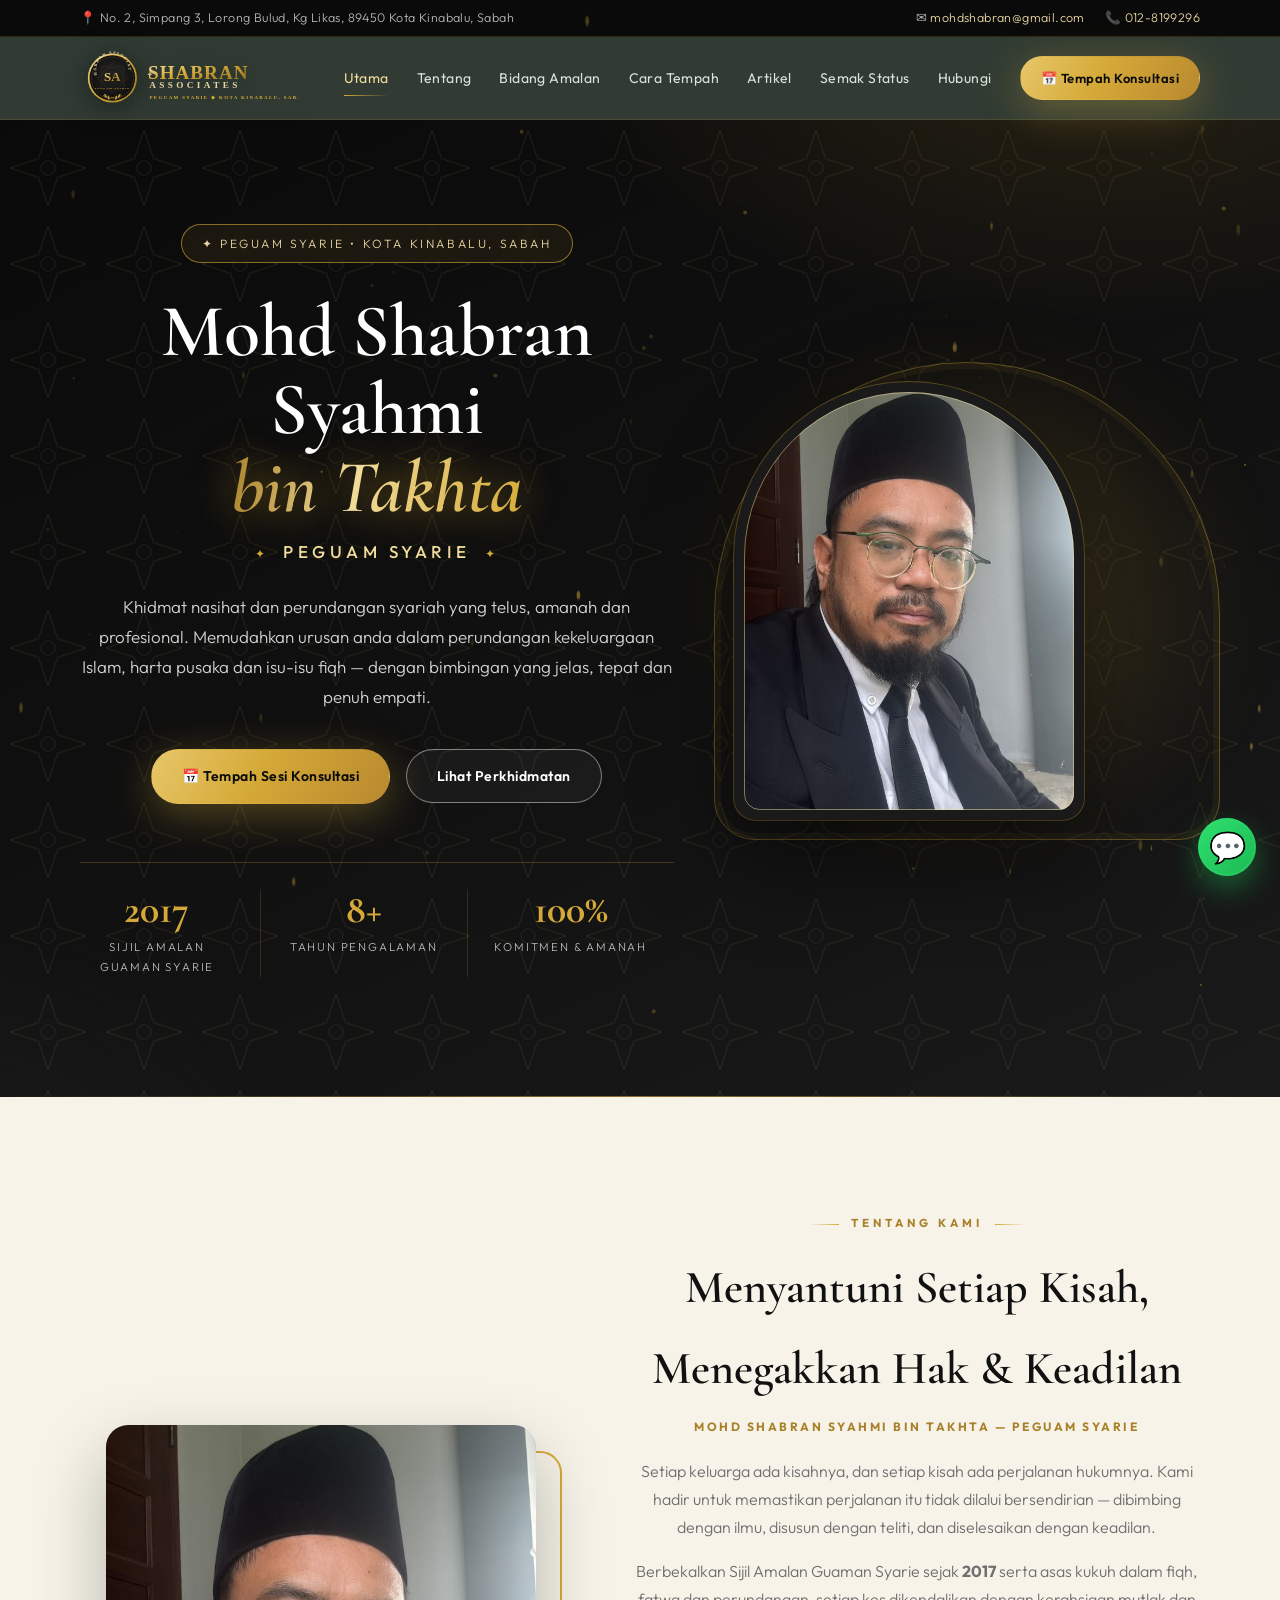
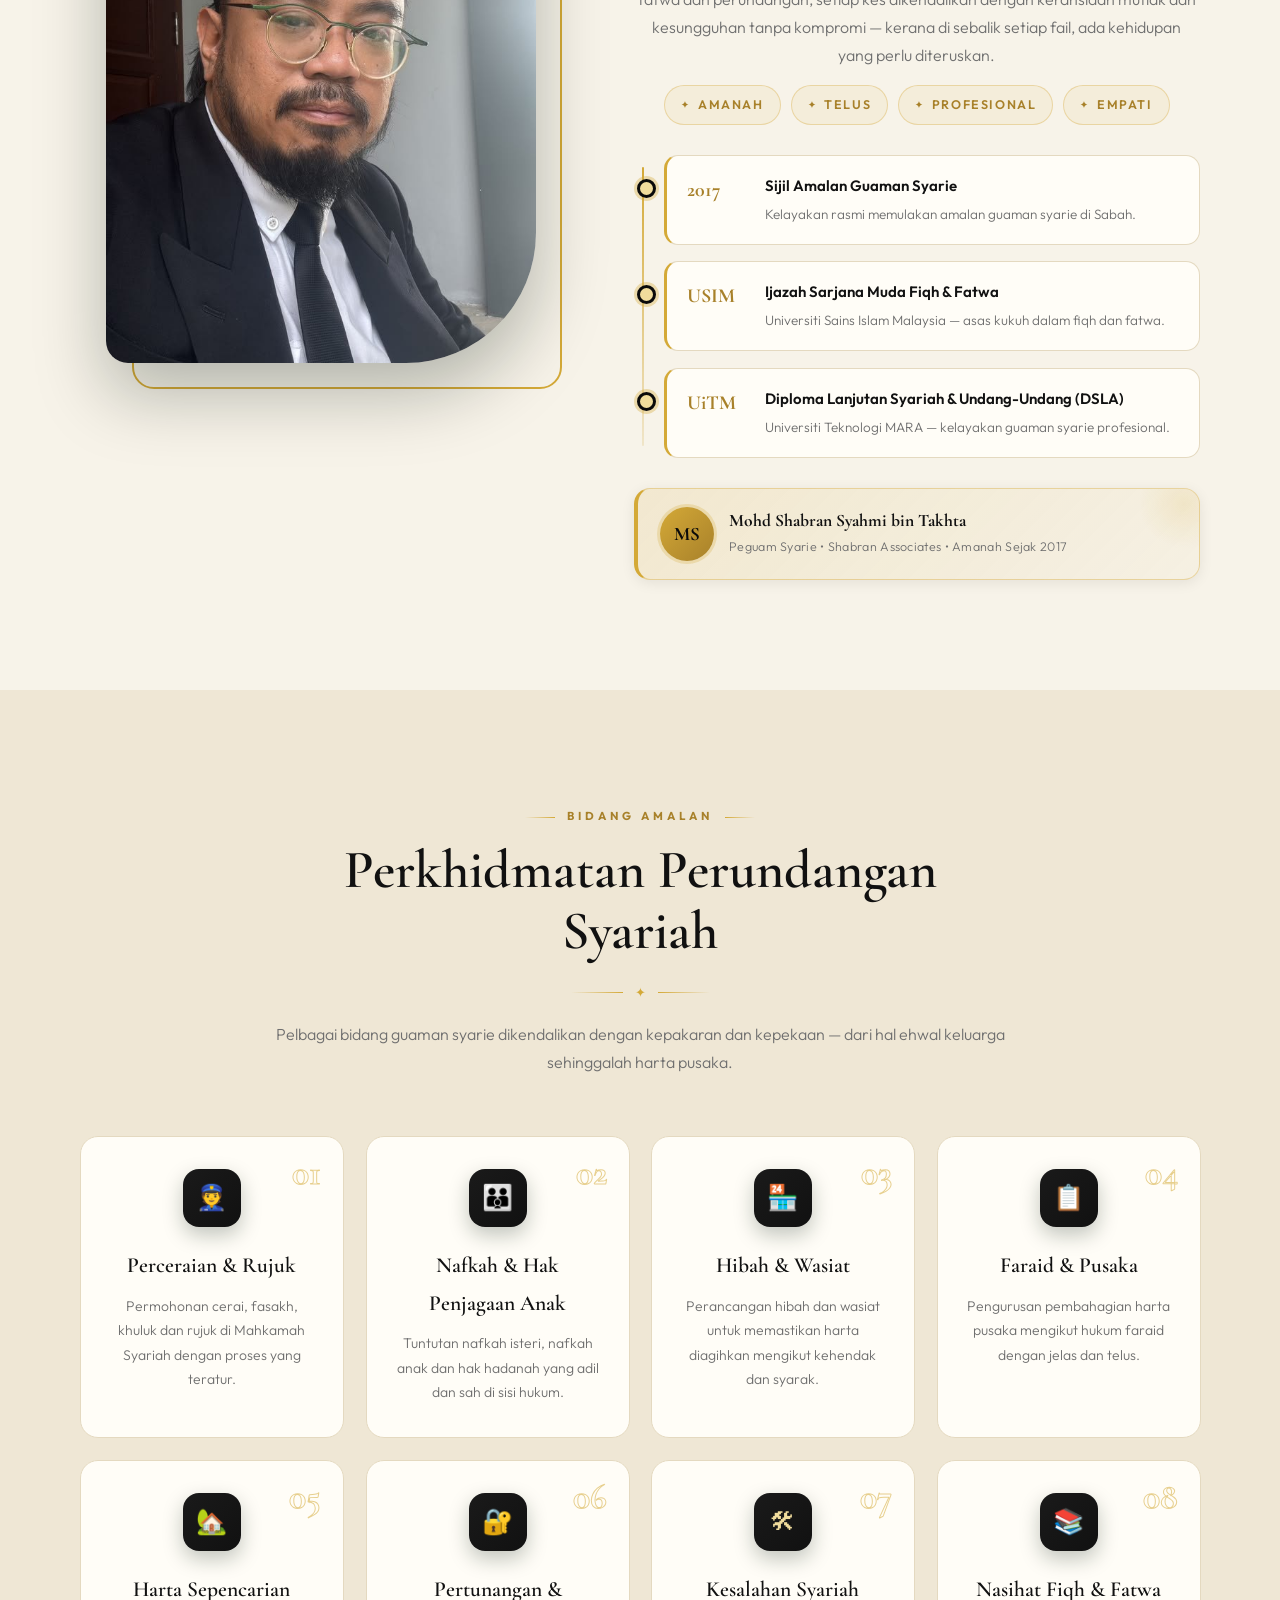
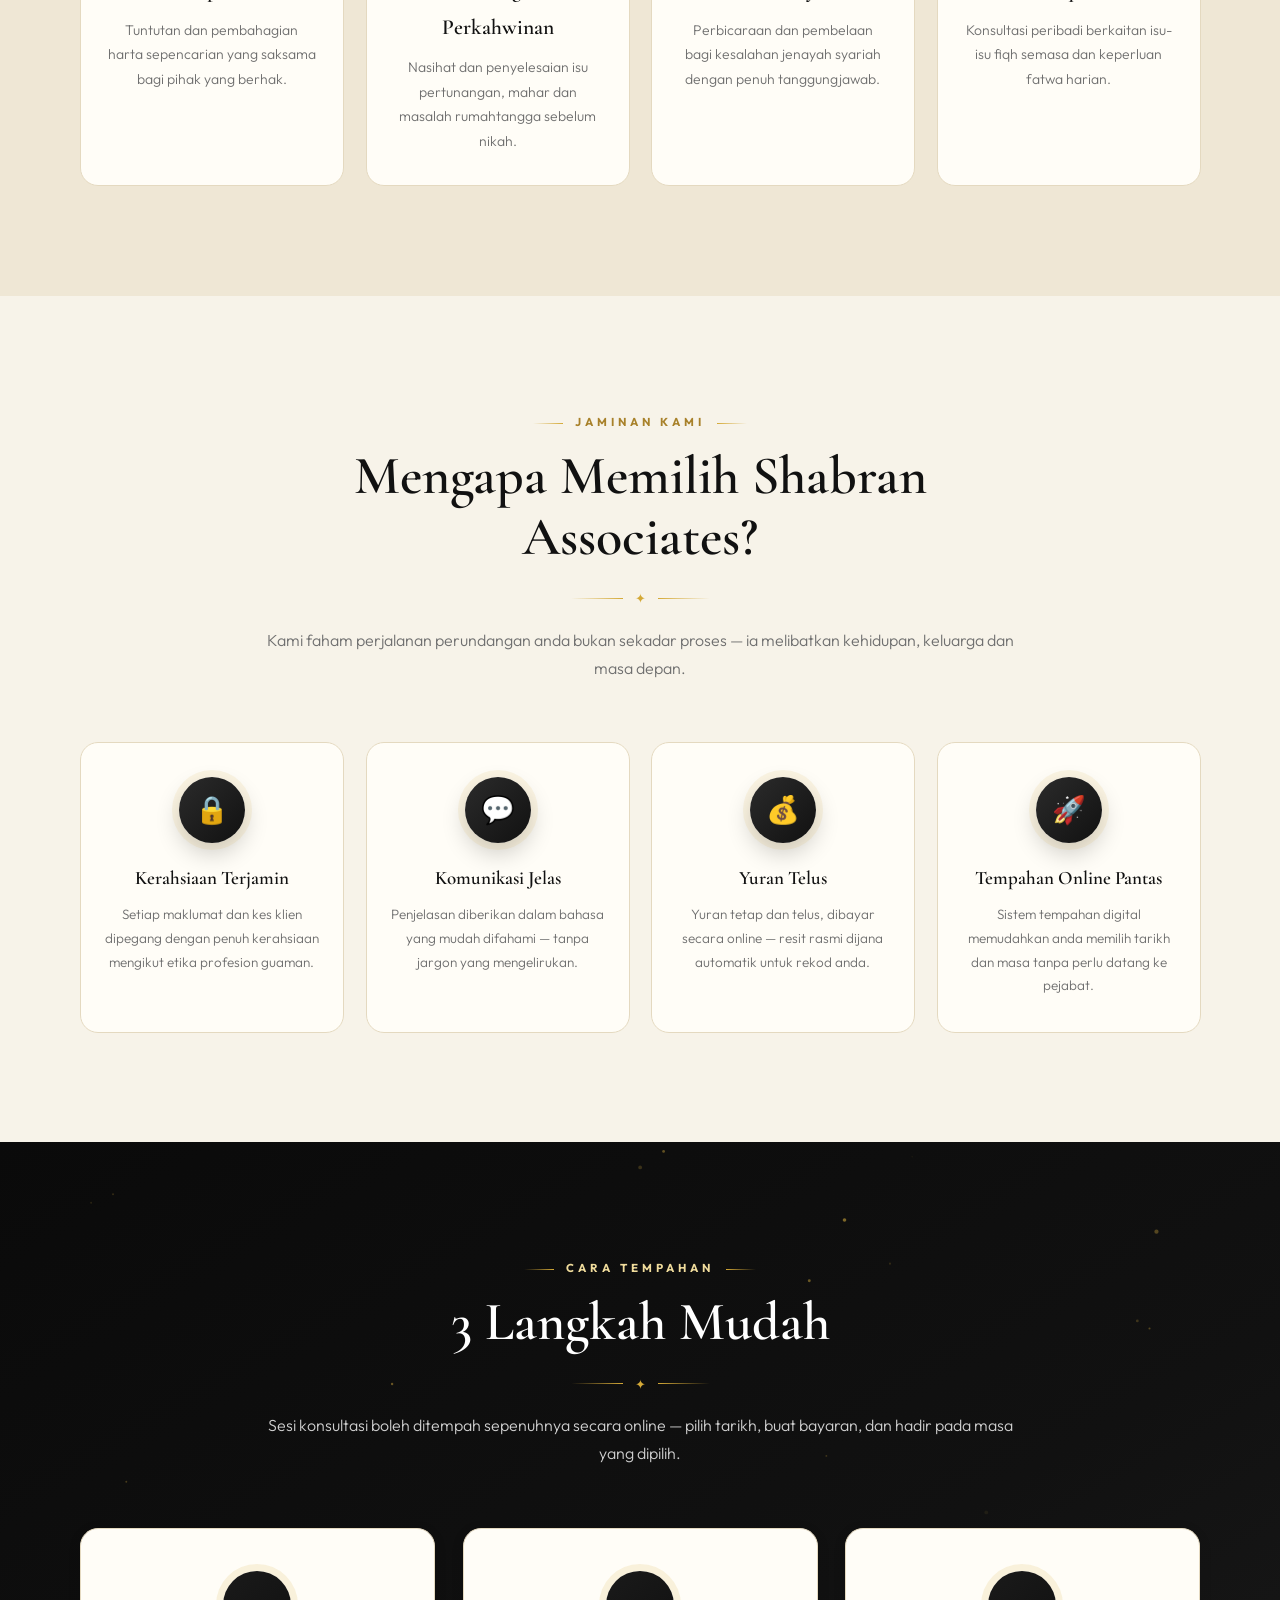
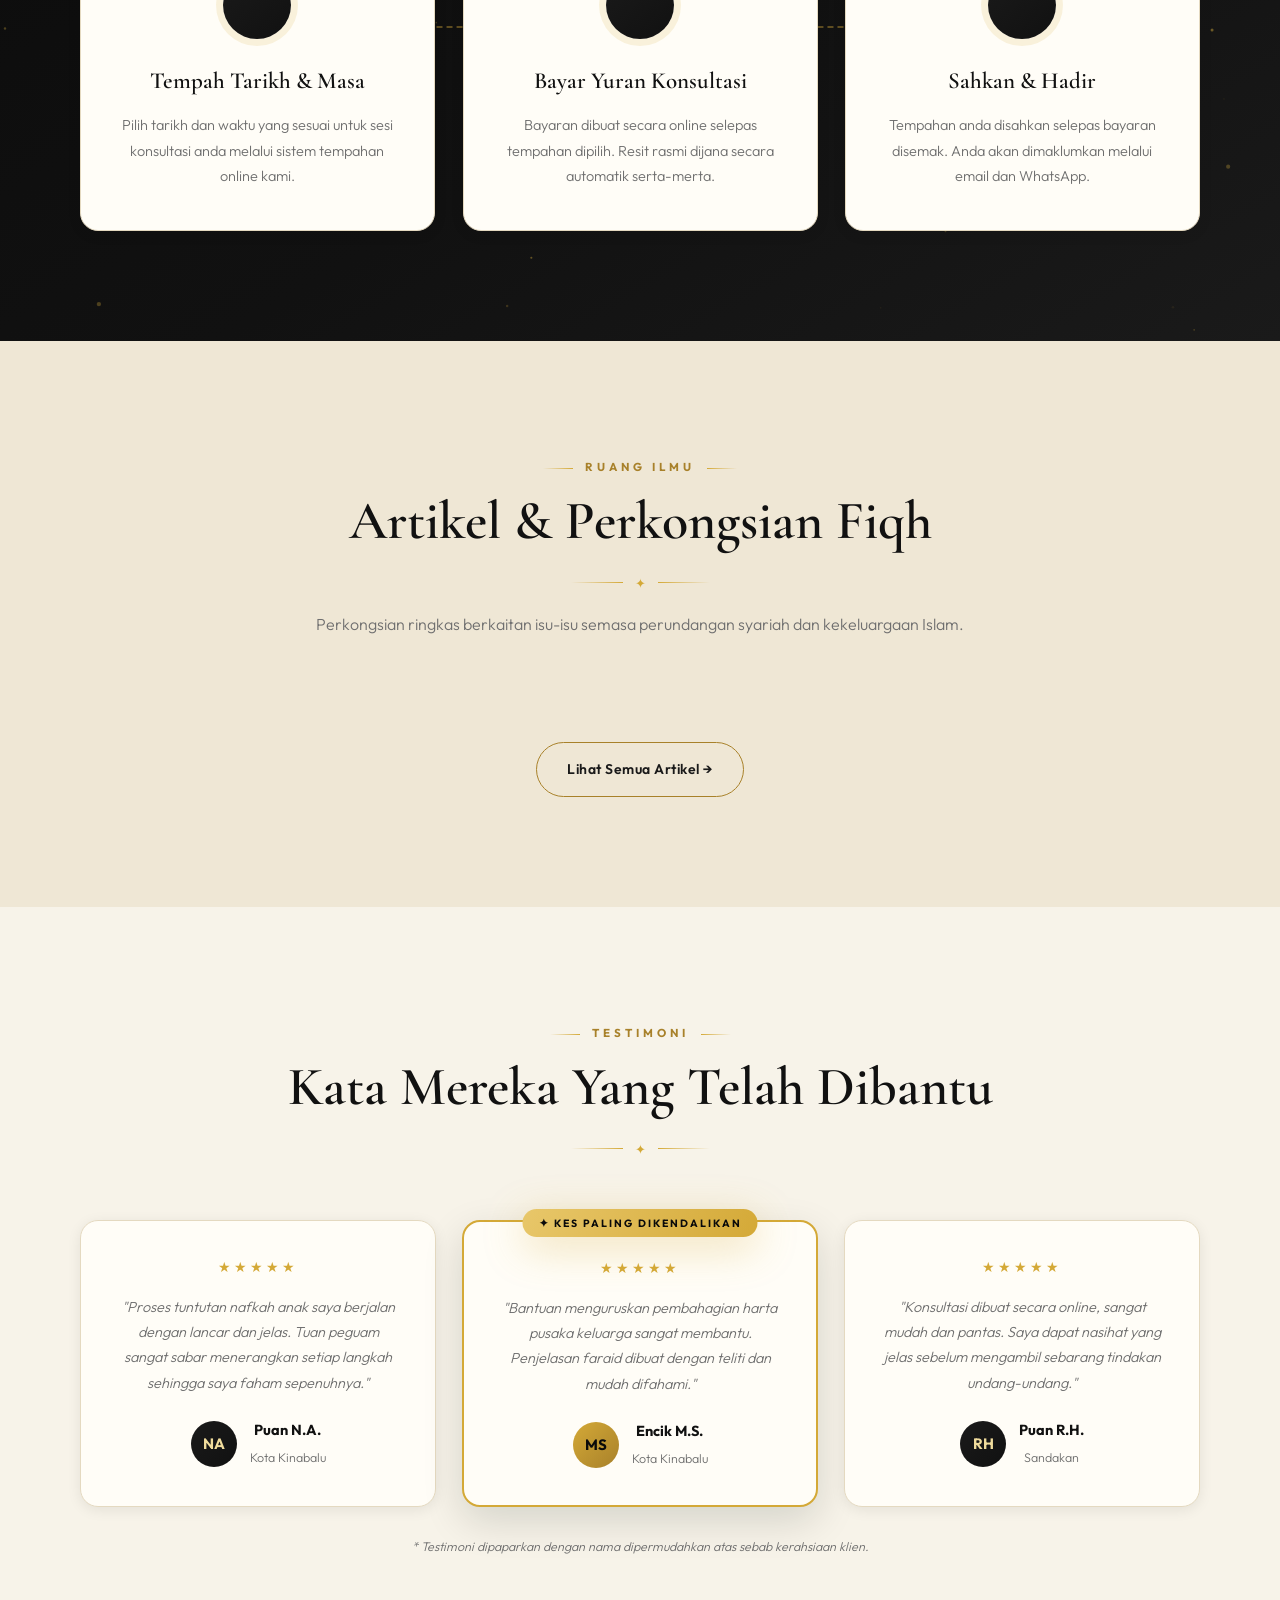
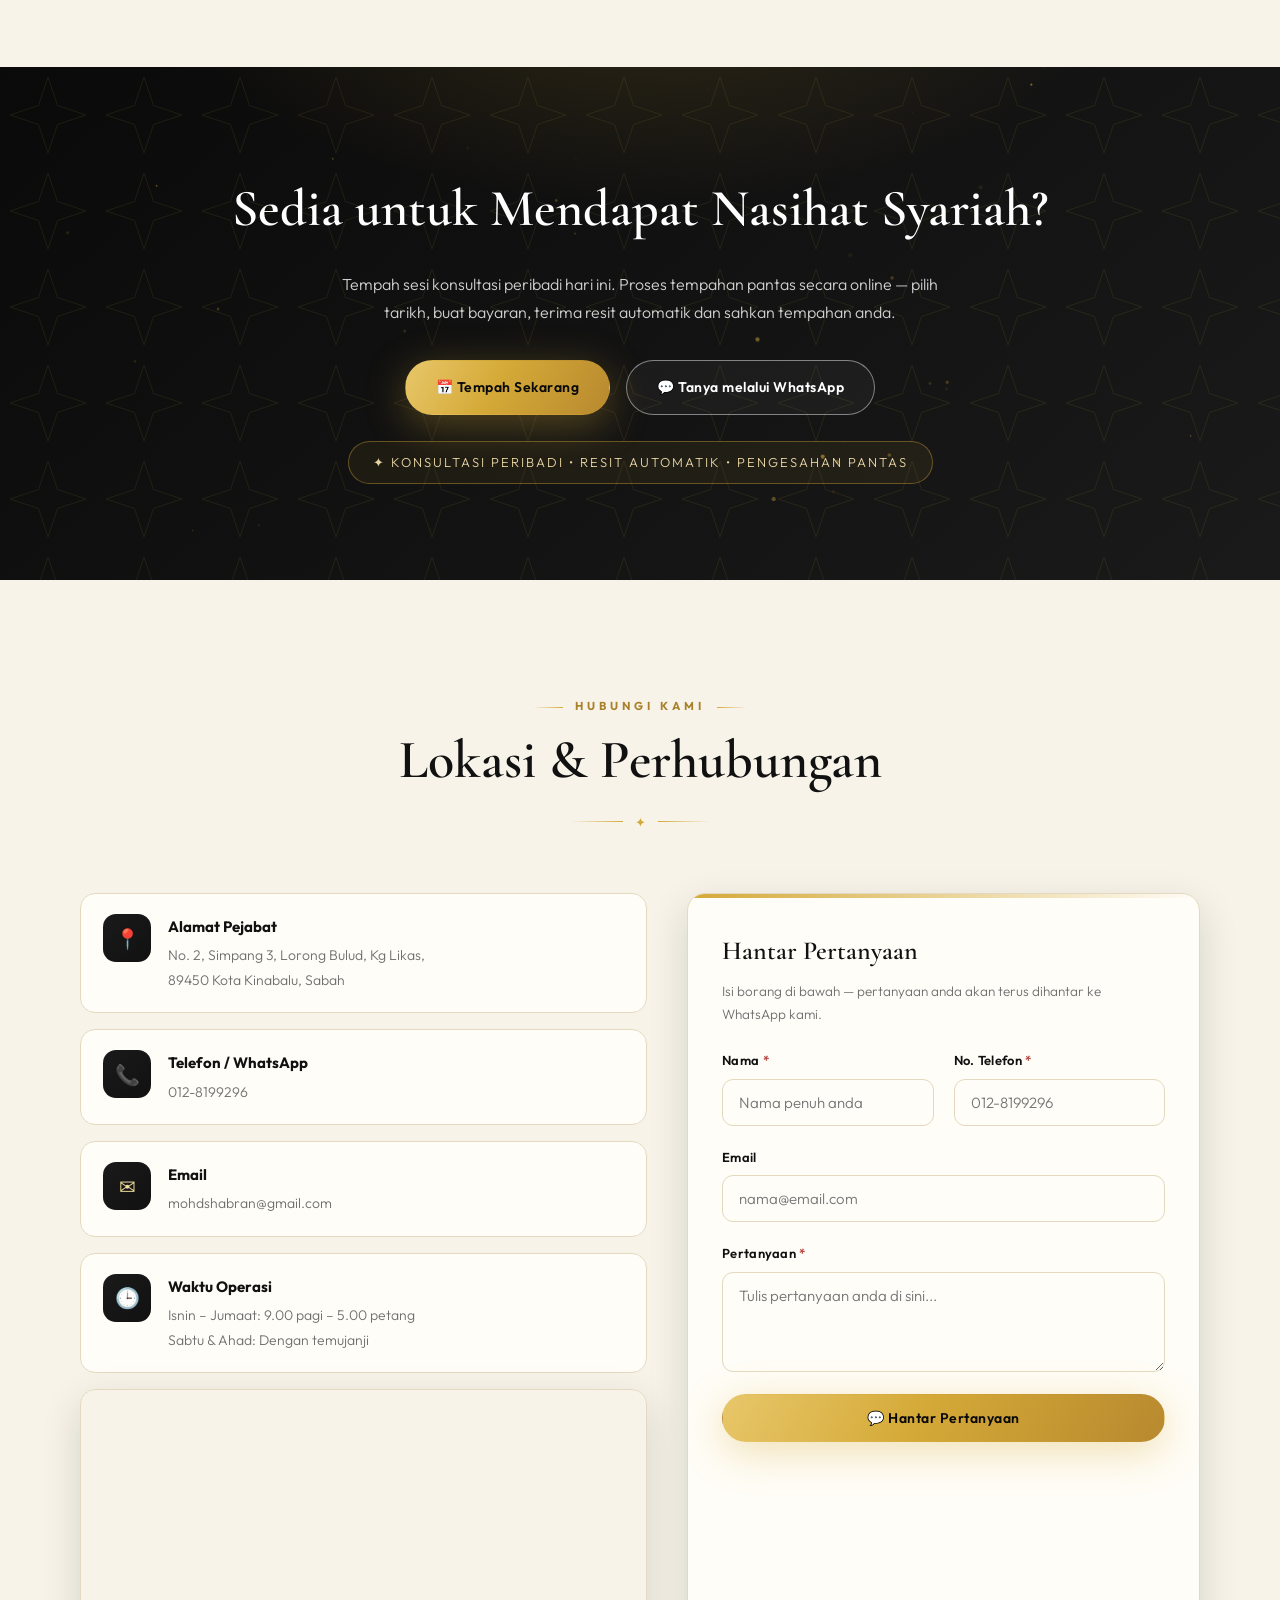
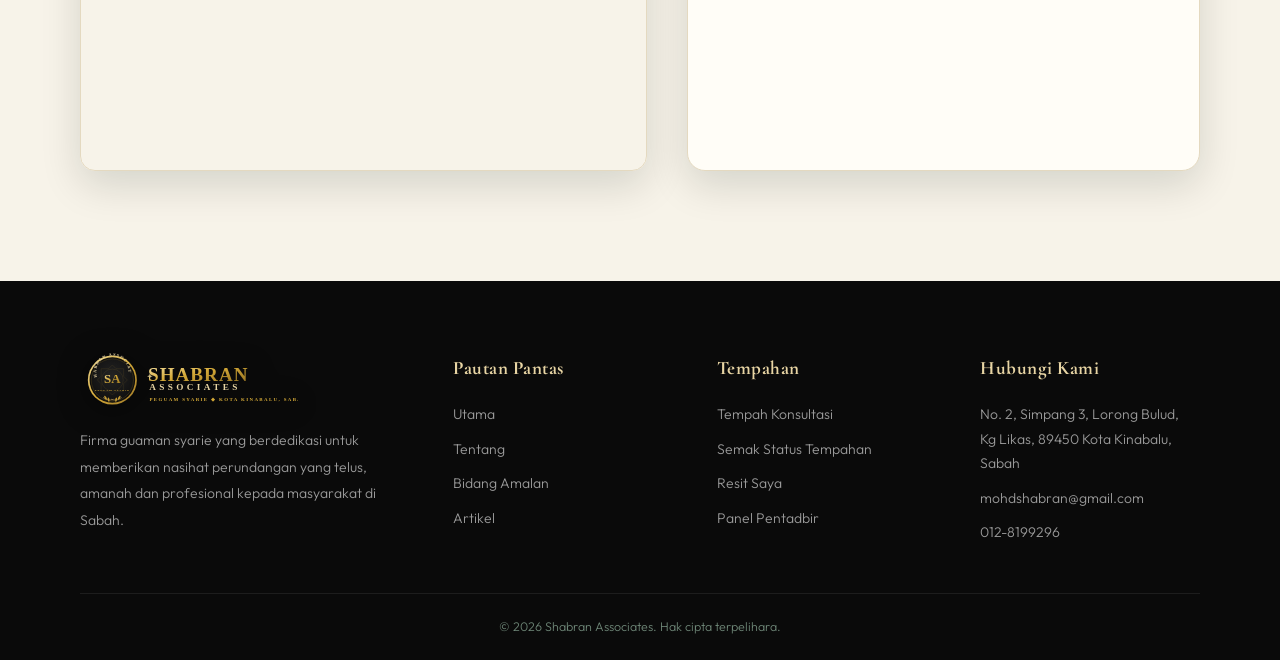
<file: index.html>
﻿<!DOCTYPE html>
<html lang="ms">
<head>
<meta charset="UTF-8">
<meta name="viewport" content="width=device-width, initial-scale=1.0">
<title>Shabran Associates | Peguam Syarie Kota Kinabalu, Sabah</title>
<meta name="description" content="Shabran Associates — Firma Peguam Syarie di Kota Kinabalu, Sabah. Perkhidmatan perundangan syariah: perceraian, hibah, wasiat, faraid, harta sepencarian. Tempah sesi konsultasi online.">
<link rel="icon" type="image/svg+xml" href="images/logo.svg">
<link rel="preconnect" href="https://fonts.googleapis.com">
<link rel="preconnect" href="https://fonts.gstatic.com" crossorigin>
<link href="https://fonts.googleapis.com/css2?family=Cormorant+Garamond:ital,wght@0,500;0,600;0,700;1,500;1,600&family=Outfit:wght@200;300;400;500;600;700&display=swap" rel="stylesheet">
<link rel="stylesheet" href="css/style.css?v=2051">
</head>
<body>

<!-- ================= TOPBAR ================= -->
<div class="topbar">
  <div class="container">
    <span>&#128205; No. 2, Simpang 3, Lorong Bulud, Kg Likas, 89450 Kota Kinabalu, Sabah</span>
    <span class="tb-right">
      <span>&#9993; <a href="mailto:mohdshabran@gmail.com">mohdshabran@gmail.com</a></span>
      <span>&#128222; <a href="tel:0128199296">012-8199296</a></span>
    </span>
  </div>
</div>

<!-- ================= NAVBAR ================= -->
<nav class="nav" id="navbar">
  <div class="container">
    <a href="index.html" class="brand">
      <img class="brand-img" src="images/logo-full.svg" alt="Shabran Associates - Peguam Syarie">
    </a>
    <button class="nav-toggle" id="navToggle" aria-label="Menu">&#9776;</button>
    <div class="nav-links" id="navLinks">
      <a href="index.html" class="nav-link active">Utama</a>
      <a href="#tentang" class="nav-link">Tentang</a>
      <a href="#bidang" class="nav-link">Bidang Amalan</a>
      <a href="#cara" class="nav-link">Cara Tempah</a>
      <a href="blog.html" class="nav-link">Artikel</a>
      <a href="status.html" class="nav-link">Semak Status</a>
      <a href="#hubungi" class="nav-link">Hubungi</a>
      <a href="booking.html" class="btn btn-gold btn-sm">&#128197; Tempah Konsultasi</a>
    </div>
  </div>
</nav>

<!-- ================= HERO ================= -->
<header class="hero">
  <div class="container">
    <div class="hero-copy">
      <span class="hero-badge">&#10022; Peguam Syarie &bull; Kota Kinabalu, Sabah</span>
      <h1>Mohd Shabran Syahmi<br><span class="gold">bin Takhta</span></h1>
      <div class="role">Peguam Syarie</div>
      <p class="desc">Khidmat nasihat dan perundangan syariah yang telus, amanah dan profesional. Memudahkan urusan anda dalam perundangan kekeluargaan Islam, harta pusaka dan isu-isu fiqh — dengan bimbingan yang jelas, tepat dan penuh empati.</p>
      <div class="hero-cta">
        <a href="booking.html" class="btn btn-gold">&#128197; Tempah Sesi Konsultasi</a>
        <a href="#bidang" class="btn btn-outline">Lihat Perkhidmatan</a>
      </div>
      <div class="hero-stats">
        <div class="stat"><h3>2017</h3><p>Sijil Amalan Guaman Syarie</p></div>
        <div class="stat"><h3>8+</h3><p>Tahun Pengalaman</p></div>
        <div class="stat"><h3>100%</h3><p>Komitmen &amp; Amanah</p></div>
      </div>
    </div>
    <div class="hero-portrait">
      <div class="hero-glow"></div>
      <div class="portrait-frame">
        <img id="lawyerPhoto" data-img="photo" src="images/lawyer.jpg" alt="Mohd Shabran Syahmi bin Takhta, Peguam Syarie" onerror="this.style.display='none';document.getElementById('photoMono').style.display='grid'">
        <div class="monogram" id="photoMono" style="display:none;">SA</div>
      </div>
    </div>
  </div>
</header>

<!-- ================= TENTANG ================= -->
<section class="section" id="tentang">
  <div class="container">
    <div class="about-grid">
      <div class="about-photo reveal">
        <img id="lawyerPhoto2" data-img="photo2" src="images/lawyer.jpg" alt="Gambar Profesional Peguam Syarie" onerror="this.style.display='none';document.getElementById('photoMono2').style.display='grid'">
        <div class="monogram" id="photoMono2" style="display:none;position:absolute;inset:26px;place-items:center;background:var(--ivory-2);border-radius:22px 22px 130px 22px;z-index:2;overflow:hidden;">
          <img src="images/logo-full.svg" alt="Shabran Associates" style="width:78%;height:auto;opacity:.92">
        </div>
        <div class="frame"></div>
      </div>
      <div class="about-text reveal">
        <span class="eyebrow">Tentang Kami</span>
        <h2>Menyantuni Setiap Kisah,<br>Menegakkan Hak &amp; Keadilan</h2>
        <div class="role-line">Mohd Shabran Syahmi bin Takhta &mdash; Peguam Syarie</div>
        <p>Setiap keluarga ada kisahnya, dan setiap kisah ada perjalanan hukumnya. Kami hadir untuk memastikan perjalanan itu tidak dilalui bersendirian &mdash; dibimbing dengan ilmu, disusun dengan teliti, dan diselesaikan dengan keadilan.</p>
        <p>Berbekalkan Sijil Amalan Guaman Syarie sejak <b>2017</b> serta asas kukuh dalam fiqh, fatwa dan perundangan, setiap kes dikendalikan dengan kerahsiaan mutlak dan kesungguhan tanpa kompromi &mdash; kerana di sebalik setiap fail, ada kehidupan yang perlu diteruskan.</p>
        <div class="about-values">
          <span class="val">Amanah</span>
          <span class="val">Telus</span>
          <span class="val">Profesional</span>
          <span class="val">Empati</span>
        </div>
        <div class="cred-list">
          <div class="cred reveal">
            <span class="year">2017</span>
            <div><b>Sijil Amalan Guaman Syarie</b><span>Kelayakan rasmi memulakan amalan guaman syarie di Sabah.</span></div>
          </div>
          <div class="cred reveal">
            <span class="year">USIM</span>
            <div><b>Ijazah Sarjana Muda Fiqh &amp; Fatwa</b><span>Universiti Sains Islam Malaysia &mdash; asas kukuh dalam fiqh dan fatwa.</span></div>
          </div>
          <div class="cred reveal">
            <span class="year">UiTM</span>
            <div><b>Diploma Lanjutan Syariah &amp; Undang-Undang (DSLA)</b><span>Universiti Teknologi MARA &mdash; kelayakan guaman syarie profesional.</span></div>
          </div>
        </div>
        <div class="sign-line reveal">
          <span class="avatar">MS</span>
          <div>
            <b>Mohd Shabran Syahmi bin Takhta</b>
            <span>Peguam Syarie &bull; Shabran Associates &bull; Amanah Sejak 2017</span>
          </div>
        </div>
      </div>
    </div>
  </div>
</section>

<!-- ================= BIDANG AMALAN ================= -->
<section class="section section-alt" id="bidang">
  <div class="container">
    <div class="section-head reveal">
      <span class="eyebrow">Bidang Amalan</span>
      <h2>Perkhidmatan Perundangan Syariah</h2>
      <div class="ornament"><span class="ln"></span><span>&#10022;</span><span class="ln"></span></div>
      <p>Pelbagai bidang guaman syarie dikendalikan dengan kepakaran dan kepekaan — dari hal ehwal keluarga sehinggalah harta pusaka.</p>
    </div>
    <div class="areas-grid">
      <div class="area-card reveal">
        <span class="area-no">01</span>
        <div class="area-icon">&#128110;</div>
        <h3>Perceraian &amp; Rujuk</h3>
        <p>Permohonan cerai, fasakh, khuluk dan rujuk di Mahkamah Syariah dengan proses yang teratur.</p>
      </div>
      <div class="area-card reveal" data-delay="1">
        <span class="area-no">02</span>
        <div class="area-icon">&#128106;</div>
        <h3>Nafkah &amp; Hak Penjagaan Anak</h3>
        <p>Tuntutan nafkah isteri, nafkah anak dan hak hadanah yang adil dan sah di sisi hukum.</p>
      </div>
      <div class="area-card reveal" data-delay="2">
        <span class="area-no">03</span>
        <div class="area-icon">&#127978;</div>
        <h3>Hibah &amp; Wasiat</h3>
        <p>Perancangan hibah dan wasiat untuk memastikan harta diagihkan mengikut kehendak dan syarak.</p>
      </div>
      <div class="area-card reveal" data-delay="3">
        <span class="area-no">04</span>
        <div class="area-icon">&#128203;</div>
        <h3>Faraid &amp; Pusaka</h3>
        <p>Pengurusan pembahagian harta pusaka mengikut hukum faraid dengan jelas dan telus.</p>
      </div>
      <div class="area-card reveal">
        <span class="area-no">05</span>
        <div class="area-icon">&#127969;</div>
        <h3>Harta Sepencarian</h3>
        <p>Tuntutan dan pembahagian harta sepencarian yang saksama bagi pihak yang berhak.</p>
      </div>
      <div class="area-card reveal" data-delay="1">
        <span class="area-no">06</span>
        <div class="area-icon">&#128272;</div>
        <h3>Pertunangan &amp; Perkahwinan</h3>
        <p>Nasihat dan penyelesaian isu pertunangan, mahar dan masalah rumahtangga sebelum nikah.</p>
      </div>
      <div class="area-card reveal" data-delay="2">
        <span class="area-no">07</span>
        <div class="area-icon">&#128736;</div>
        <h3>Kesalahan Syariah</h3>
        <p>Perbicaraan dan pembelaan bagi kesalahan jenayah syariah dengan penuh tanggungjawab.</p>
      </div>
      <div class="area-card reveal" data-delay="3">
        <span class="area-no">08</span>
        <div class="area-icon">&#128218;</div>
        <h3>Nasihat Fiqh &amp; Fatwa</h3>
        <p>Konsultasi peribadi berkaitan isu-isu fiqh semasa dan keperluan fatwa harian.</p>
      </div>
    </div>
  </div>
</section>

<!-- ================= MENGAPA KAMI ================= -->
<section class="section" id="mengapa">
  <div class="container">
    <div class="section-head reveal">
      <span class="eyebrow">Jaminan Kami</span>
      <h2>Mengapa Memilih Shabran Associates?</h2>
      <div class="ornament"><span class="ln"></span><span>&#10022;</span><span class="ln"></span></div>
      <p>Kami faham perjalanan perundangan anda bukan sekadar proses — ia melibatkan kehidupan, keluarga dan masa depan.</p>
    </div>
    <div class="why-grid">
      <div class="why-item reveal">
        <div class="ic">&#128274;</div>
        <h3>Kerahsiaan Terjamin</h3>
        <p>Setiap maklumat dan kes klien dipegang dengan penuh kerahsiaan mengikut etika profesion guaman.</p>
      </div>
      <div class="why-item reveal" data-delay="1">
        <div class="ic">&#128172;</div>
        <h3>Komunikasi Jelas</h3>
        <p>Penjelasan diberikan dalam bahasa yang mudah difahami — tanpa jargon yang mengelirukan.</p>
      </div>
      <div class="why-item reveal" data-delay="2">
        <div class="ic">&#128176;</div>
        <h3>Yuran Telus</h3>
        <p>Yuran tetap dan telus, dibayar secara online &mdash; resit rasmi dijana automatik untuk rekod anda.</p>
      </div>
      <div class="why-item reveal" data-delay="3">
        <div class="ic">&#128640;</div>
        <h3>Tempahan Online Pantas</h3>
        <p>Sistem tempahan digital memudahkan anda memilih tarikh dan masa tanpa perlu datang ke pejabat.</p>
      </div>
    </div>
  </div>
</section>

<!-- ================= CARA TEMPAH ================= -->
<section class="section section-dark" id="cara">
  <div class="container">
    <div class="section-head reveal">
      <span class="eyebrow">Cara Tempahan</span>
      <h2>3 Langkah Mudah</h2>
      <div class="ornament"><span class="ln"></span><span>&#10022;</span><span class="ln"></span></div>
      <p>Sesi konsultasi boleh ditempah sepenuhnya secara online — pilih tarikh, buat bayaran, dan hadir pada masa yang dipilih.</p>
    </div>
    <div class="steps-grid">
      <div class="step-card reveal">
        <div class="num"></div>
        <h3>Tempah Tarikh &amp; Masa</h3>
        <p>Pilih tarikh dan waktu yang sesuai untuk sesi konsultasi anda melalui sistem tempahan online kami.</p>
      </div>
      <div class="step-card reveal" data-delay="1">
        <div class="num"></div>
        <h3>Bayar Yuran Konsultasi</h3>
        <p>Bayaran dibuat secara online selepas tempahan dipilih. Resit rasmi dijana secara automatik serta-merta.</p>
      </div>
      <div class="step-card reveal" data-delay="2">
        <div class="num"></div>
        <h3>Sahkan &amp; Hadir</h3>
        <p>Tempahan anda disahkan selepas bayaran disemak. Anda akan dimaklumkan melalui email dan WhatsApp.</p>
      </div>
    </div>
  </div>
</section>

<!-- ================= ARTIKEL ================= -->
<section class="section section-alt" id="artikel">
  <div class="container">
    <div class="section-head reveal">
      <span class="eyebrow">Ruang Ilmu</span>
      <h2>Artikel &amp; Perkongsian Fiqh</h2>
      <div class="ornament"><span class="ln"></span><span>&#10022;</span><span class="ln"></span></div>
      <p>Perkongsian ringkas berkaitan isu-isu semasa perundangan syariah dan kekeluargaan Islam.</p>
    </div>
    <div class="blog-grid" id="blogPreview"></div>
    <div style="text-align:center;margin-top:44px" class="reveal">
      <a href="blog.html" class="btn btn-ghost">Lihat Semua Artikel &#8594;</a>
    </div>
  </div>
</section>

<!-- ================= TESTIMONI ================= -->
<section class="section" id="testimoni">
  <div class="container">
    <div class="section-head reveal">
      <span class="eyebrow">Testimoni</span>
      <h2>Kata Mereka Yang Telah Dibantu</h2>
      <div class="ornament"><span class="ln"></span><span>&#10022;</span><span class="ln"></span></div>
    </div>
    <div class="testi-grid">
      <div class="testi-card reveal">
        <div class="stars">&#9733;&#9733;&#9733;&#9733;&#9733;</div>
        <p>"Proses tuntutan nafkah anak saya berjalan dengan lancar dan jelas. Tuan peguam sangat sabar menerangkan setiap langkah sehingga saya faham sepenuhnya."</p>
        <div class="testi-who"><span class="avatar">NA</span><div><b>Puan N.A.</b><span>Kota Kinabalu</span></div></div>
      </div>
      <div class="testi-card featured reveal" data-delay="1">
        <span class="badge-top">&#10022; Kes Paling Dikendalikan</span>
        <div class="stars">&#9733;&#9733;&#9733;&#9733;&#9733;</div>
        <p>"Bantuan menguruskan pembahagian harta pusaka keluarga sangat membantu. Penjelasan faraid dibuat dengan teliti dan mudah difahami."</p>
        <div class="testi-who"><span class="avatar">MS</span><div><b>Encik M.S.</b><span>Kota Kinabalu</span></div></div>
      </div>
      <div class="testi-card reveal" data-delay="2">
        <div class="stars">&#9733;&#9733;&#9733;&#9733;&#9733;</div>
        <p>"Konsultasi dibuat secara online, sangat mudah dan pantas. Saya dapat nasihat yang jelas sebelum mengambil sebarang tindakan undang-undang."</p>
        <div class="testi-who"><span class="avatar">RH</span><div><b>Puan R.H.</b><span>Sandakan</span></div></div>
      </div>
    </div>
    <p class="testi-note">* Testimoni dipaparkan dengan nama dipermudahkan atas sebab kerahsiaan klien.</p>
  </div>
</section>

<!-- ================= CTA ================= -->
<section class="cta-banner">
  <div class="container">
    <h2 class="reveal">Sedia untuk Mendapat Nasihat Syariah?</h2>
    <p class="reveal">Tempah sesi konsultasi peribadi hari ini. Proses tempahan pantas secara online &mdash; pilih tarikh, buat bayaran, terima resit automatik dan sahkan tempahan anda.</p>
    <div class="btn-wrap reveal">
      <a href="booking.html" class="btn btn-gold">&#128197; Tempah Sekarang</a>
      <a href="https://wa.me/60128199296" class="btn btn-outline" target="_blank" rel="noopener">&#128172; Tanya melalui WhatsApp</a>
    </div>
    <span class="fee-badge">&#10022; Konsultasi Peribadi &bull; Resit Automatik &bull; Pengesahan Pantas</span>
  </div>
</section>

<!-- ================= HUBUNGI ================= -->
<section class="section" id="hubungi">
  <div class="container">
    <div class="section-head reveal">
      <span class="eyebrow">Hubungi Kami</span>
      <h2>Lokasi &amp; Perhubungan</h2>
      <div class="ornament"><span class="ln"></span><span>&#10022;</span><span class="ln"></span></div>
    </div>
    <div class="contact-grid">
      <div class="contact-info reveal">
        <div class="info-card">
          <span class="ic">&#128205;</span>
          <div><b>Alamat Pejabat</b><p>No. 2, Simpang 3, Lorong Bulud, Kg Likas,<br>89450 Kota Kinabalu, Sabah</p></div>
        </div>
        <div class="info-card">
          <span class="ic">&#128222;</span>
          <div><b>Telefon / WhatsApp</b><p><a href="tel:0128199296">012-8199296</a></p></div>
        </div>
        <div class="info-card">
          <span class="ic">&#9993;</span>
          <div><b>Email</b><p><a href="mailto:mohdshabran@gmail.com">mohdshabran@gmail.com</a></p></div>
        </div>
        <div class="info-card">
          <span class="ic">&#128338;</span>
          <div><b>Waktu Operasi</b><p>Isnin &ndash; Jumaat: 9.00 pagi &ndash; 5.00 petang<br>Sabtu &amp; Ahad: Dengan temujanji</p></div>
        </div>
        <div class="map-frame" style="min-height:300px">
          <iframe src="https://www.google.com/maps?q=Shabran+Associates,+No+2+Simpang+3,+Lorong+Buluh,+Likas,+88450+Kota+Kinabalu,+Sabah&ftid=0x323b6b43896000fb:0x53328cda96aa34d2&hl=ms&z=17&output=embed" loading="lazy" title="Lokasi Shabran Associates"></iframe>
        </div>
      </div>
      <div class="contact-form reveal">
        <h3>Hantar Pertanyaan</h3>
        <p class="sub">Isi borang di bawah — pertanyaan anda akan terus dihantar ke WhatsApp kami.</p>
        <form id="contactForm" novalidate>
          <div class="form-grid">
            <div class="form-group">
              <label>Nama <span class="req">*</span></label>
              <input type="text" class="form-control" id="cName" placeholder="Nama penuh anda">
              <span class="field-error">Sila isi nama.</span>
            </div>
            <div class="form-group">
              <label>No. Telefon <span class="req">*</span></label>
              <input type="tel" class="form-control" id="cPhone" placeholder="012-8199296">
              <span class="field-error">Sila isi nombor telefon.</span>
            </div>
            <div class="form-group full">
              <label>Email</label>
              <input type="email" class="form-control" id="cEmail" placeholder="nama@email.com">
            </div>
            <div class="form-group full">
              <label>Pertanyaan <span class="req">*</span></label>
              <textarea class="form-control" id="cMsg" placeholder="Tulis pertanyaan anda di sini..."></textarea>
              <span class="field-error">Sila tulis pertanyaan.</span>
            </div>
          </div>
          <button type="submit" class="btn btn-gold" style="width:100%;margin-top:22px">&#128172; Hantar Pertanyaan</button>
        </form>
      </div>
    </div>
  </div>
</section>

<!-- ================= FOOTER ================= -->
<footer class="footer">
  <div class="container">
    <div class="footer-grid">
      <div>
        <a href="index.html" class="brand">
          <img class="brand-img" src="images/logo-full.svg" alt="Shabran Associates - Peguam Syarie">
        </a>
        <p class="f-desc">Firma guaman syarie yang berdedikasi untuk memberikan nasihat perundangan yang telus, amanah dan profesional kepada masyarakat di Sabah.</p>
      </div>
      <div>
        <h4>Pautan Pantas</h4>
        <ul>
          <li><a href="index.html">Utama</a></li>
          <li><a href="index.html#tentang">Tentang</a></li>
          <li><a href="index.html#bidang">Bidang Amalan</a></li>
          <li><a href="blog.html">Artikel</a></li>
        </ul>
      </div>
      <div>
        <h4>Tempahan</h4>
        <ul>
          <li><a href="booking.html">Tempah Konsultasi</a></li>
          <li><a href="status.html">Semak Status Tempahan</a></li>
          <li><a href="receipt.html">Resit Saya</a></li>
          <li><a href="admin.html">Panel Pentadbir</a></li>
        </ul>
      </div>
      <div>
        <h4>Hubungi Kami</h4>
        <ul>
          <li>No. 2, Simpang 3, Lorong Bulud,<br>Kg Likas, 89450 Kota Kinabalu, Sabah</li>
          <li><a href="mailto:mohdshabran@gmail.com">mohdshabran@gmail.com</a></li>
          <li><a href="tel:0128199296">012-8199296</a></li>
        </ul>
      </div>
    </div>
    <div class="footer-bottom">
      &copy; <span id="year"></span> Shabran Associates. Hak cipta terpelihara.
    </div>
  </div>
</footer>

<a href="https://wa.me/60128199296?text=Assalamualaikum%2C%20saya%20ingin%20bertanya%20mengenai%20perkhidmatan%20Shabran%20Associates." class="wa-float" target="_blank" rel="noopener" title="WhatsApp kami">
  <span class="pulse"></span>&#128172;
</a>

<script src="js/config.js?v=2051"></script>
<script src="js/main.js?v=2051"></script>
<script src="js/luxury.js?v=2051"></script>
<script src="js/blog.js?v=2051"></script>
</body>
</html>
</file>
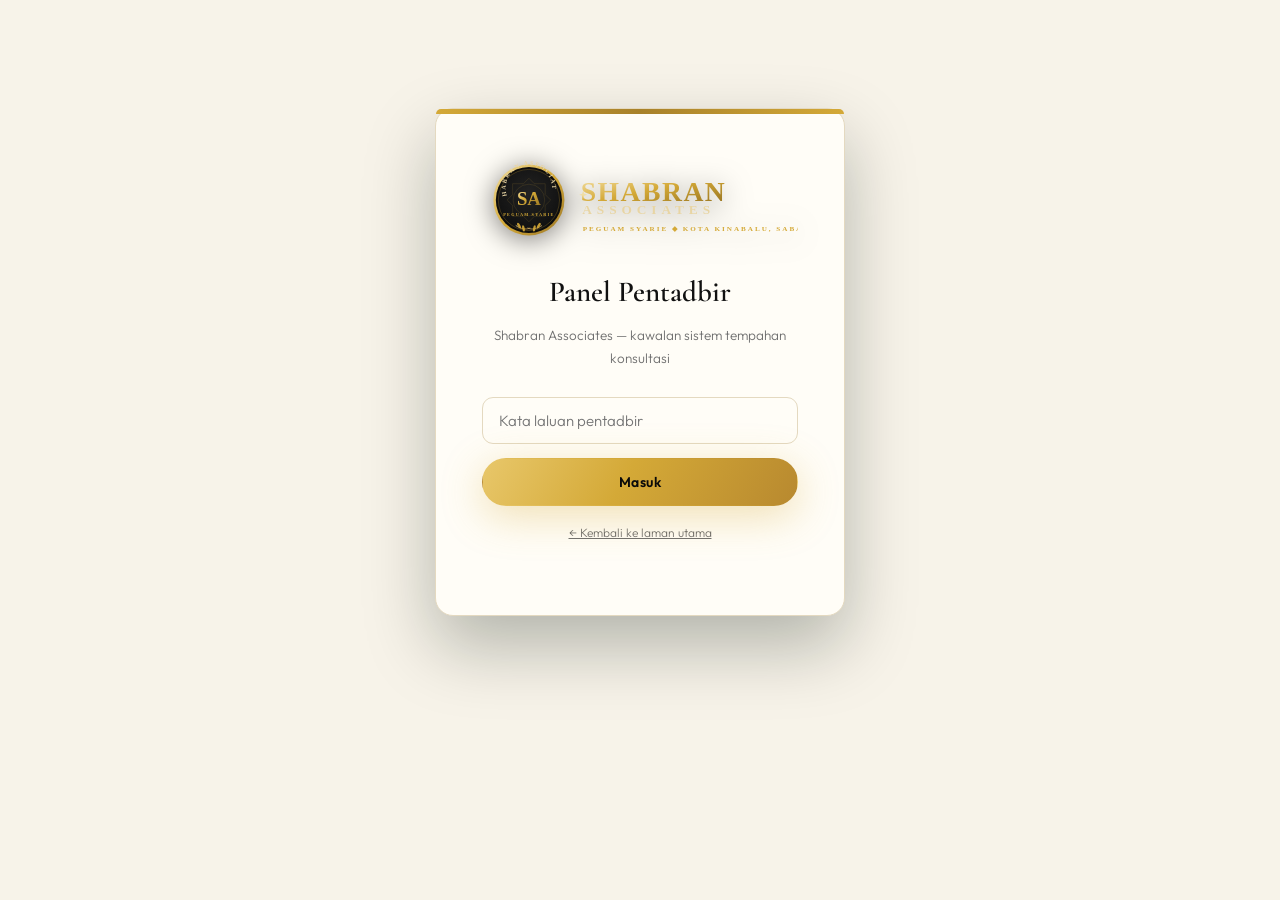
<file: admin.html>
﻿<!DOCTYPE html>
<html lang="ms">
<head>
<meta charset="UTF-8">
<meta name="viewport" content="width=device-width, initial-scale=1.0">
<title>Panel Pentadbir | Shabran Associates</title>
<link rel="icon" type="image/svg+xml" href="images/logo.svg">
<link rel="preconnect" href="https://fonts.googleapis.com">
<link rel="preconnect" href="https://fonts.gstatic.com" crossorigin>
<link href="https://fonts.googleapis.com/css2?family=Cormorant+Garamond:ital,wght@0,500;0,600;0,700;1,500;1,600&family=Outfit:wght@200;300;400;500;600;700&display=swap" rel="stylesheet">
<link rel="stylesheet" href="css/style.css?v=2051">
</head>
<body>

<!-- ============ LOGIN ============ -->
<div class="login-card" id="loginCard">
  <img class="brand-img" src="images/logo-full.svg" alt="Shabran Associates - Peguam Syarie">
  <h1>Panel Pentadbir</h1>
  <p>Shabran Associates — kawalan sistem tempahan konsultasi</p>
  <input type="password" class="form-control" id="loginPass" placeholder="Kata laluan pentadbir" style="margin-bottom:14px">
  <button class="btn btn-gold" id="btnLogin" style="width:100%">Masuk</button>
  <p style="margin-top:16px;font-size:12px"><a href="index.html" style="color:var(--green-700);text-decoration:underline">&#8592; Kembali ke laman utama</a></p>
</div>

<!-- ============ DASHBOARD ============ -->
<div class="admin-shell" id="adminShell" style="display:none">
  <aside class="admin-side">
    <div class="brand" style="margin:0 14px 20px">
      <img class="brand-img" src="images/logo-full.svg" alt="Shabran Associates - Peguam Syarie" style="height:52px">
    </div>
    <div class="admin-tabs">
      <button class="admin-tab active" data-tab="dash">&#128202; Dashboard</button>
      <button class="admin-tab" data-tab="bookings">&#128197; Tempahan</button>
      <button class="admin-tab" data-tab="settings">&#9881; Tetapan</button>
      <button class="admin-tab" data-tab="blocked">&#128197;&#10006; Tarikh Cuti</button>
      <button class="admin-tab" id="btnLogout" style="margin-top:20px;color:#e88">&#10149; Log Keluar</button>
    </div>
  </aside>

  <main class="admin-main">
    <div class="admin-top">
      <h1 id="panelTitle">Dashboard</h1>
      <a href="booking.html" class="btn btn-gold btn-sm" target="_blank">+ Lihat Halaman Tempahan</a>
    </div>

    <!-- Dashboard -->
    <div class="admin-panel active" id="panel-dash">
      <div class="stat-cards">
        <div class="stat-card"><div class="lb">Jumlah Tempahan</div><div class="val" id="stTotal">-</div></div>
        <div class="stat-card pending"><div class="lb">Menunggu Pengesahan</div><div class="val" id="stPending">-</div></div>
        <div class="stat-card confirmed"><div class="lb">Disahkan</div><div class="val" id="stConfirmed">-</div></div>
        <div class="stat-card"><div class="lb">Ditolak</div><div class="val" id="stRejected">-</div></div>
      </div>
      <div class="panel-card">
        <h3>Tempahan Terkini</h3>
        <div id="dashRecent"></div>
      </div>
    </div>

    <!-- Tempahan -->
    <div class="admin-panel" id="panel-bookings">
      <div class="panel-card">
        <h3>Senarai Tempahan</h3>
        <div class="filter-row">
          <div class="select-wrap">
            <select class="form-control" id="fStatus">
              <option value="">Semua Status</option>
              <option value="PENDING">Menunggu Pengesahan Masa</option>
              <option value="CONFIRMED">Masa Disahkan (Menunggu Bayaran)</option>
              <option value="PAID">Resit Diterima (Sah Bayaran)</option>
              <option value="FINALIZED">Muktamad</option>
              <option value="REJECTED">Ditolak</option>
            </select>
          </div>
          <input type="text" class="form-control" id="fSearch" placeholder="Cari nama / rujukan / IC / email...">
          <button class="btn btn-ghost btn-sm" id="btnRefresh">&#8635; Muat Semula</button>
          <button class="btn btn-danger btn-sm" id="btnDeleteOld" title="Padam tempahan lama untuk mengoptimumkan storage">&#128465; Padam Tempahan Lama</button>
        </div>
        <div id="bookingTable"></div>
      </div>
    </div>

    <!-- Tetapan -->
    <div class="admin-panel" id="panel-settings">
      <div class="panel-card">
        <h3>Gambar Peguam — Laman Utama (Hero)</h3>
        <p style="font-size:13px;color:var(--ink-soft);margin-bottom:14px">Upload gambar anda sendiri — dipaparkan di bahagian atas laman utama.</p>
        <label class="upload-zone" id="photoZone" for="photoFile">
          <div class="ic">&#128247;</div>
          <p><b>Klik untuk pilih gambar</b><br>JPG / PNG, format potret, maksimum 10MB</p>
          <input type="file" id="photoFile" accept="image/*" style="display:none">
        </label>
        <div class="upload-preview" id="photoPreview"></div>
      </div>
      <div class="panel-card">
        <h3>Gambar Peguam — Bahagian Tentang</h3>
        <p style="font-size:13px;color:var(--ink-soft);margin-bottom:14px">Upload gambar berasingan untuk bahagian Tentang Kami (jika tidak mahu sama dengan hero).</p>
        <label class="upload-zone" id="photoZone2" for="photoFile2">
          <div class="ic">&#128247;</div>
          <p><b>Klik untuk pilih gambar</b><br>JPG / PNG, format potret, maksimum 10MB</p>
          <input type="file" id="photoFile2" accept="image/*" style="display:none">
        </label>
        <div class="upload-preview" id="photoPreview2"></div>
      </div>
      <div class="panel-card">
        <h3>QR Code DuitNow (Gambar QR Firma Anda)</h3>
        <p style="font-size:13px;color:var(--ink-soft);margin-bottom:14px">Gambar QR ini akan dipaparkan pada halaman bayaran konsultasi.</p>
        <label class="upload-zone" id="qrZone" for="qrFile">
          <div class="ic">&#128270;</div>
          <p><b>Klik untuk pilih gambar QR</b><br>PNG / JPG, maksimum 10MB</p>
          <input type="file" id="qrFile" accept="image/*" style="display:none">
        </label>
        <div class="upload-preview" id="qrPreview"></div>
      </div>
      <div class="panel-card">
        <h3>Maklumat Sistem</h3>
        <p style="font-size:13.5px;color:var(--ink-soft)" id="sysInfo"></p>
      </div>
    </div>

    <!-- Tarikh Cuti -->
    <div class="admin-panel" id="panel-blocked">
      <div class="panel-card">
        <h3>Tambah Tarikh Tidak Tersedia (Cuti / Tidak Boleh Tempah)</h3>
        <div class="filter-row">
          <input type="date" class="form-control" id="blockDate">
          <input type="text" class="form-control" id="blockReason" placeholder="Sebab (cth: Cuti Umum, Keluar Negeri)" style="flex:1;min-width:220px">
          <button class="btn btn-green btn-sm" id="btnAddBlock">+ Tambah</button>
        </div>
        <div id="blockList"></div>
      </div>
      <div class="panel-card">
        <h3>Tambah Waktu Tidak Tersedia (tarikh + masa tertentu)</h3>
        <p style="font-size:13px;color:var(--ink-soft);margin-bottom:12px">Klien yang telah menempah slot ini akan <b>dimaklumkan automatik melalui email</b>.</p>
        <div class="filter-row">
          <input type="date" class="form-control" id="btDate">
          <select class="form-control" id="btTime"></select>
          <input type="text" class="form-control" id="btReason" placeholder="Sebab (cth: Temujanji penuh)" style="flex:1;min-width:220px">
          <button class="btn btn-green btn-sm" id="btnAddBlockTime">+ Tambah</button>
        </div>
        <div id="blockTimeList"></div>
      </div>
    </div>
  </main>
</div>

<!-- Modal: Lihat Resit -->
<div class="receipt-modal" id="receiptModal" style="display:none;position:fixed;inset:0;z-index:3000;background:rgba(13,13,13,.78);justify-content:center;align-items:flex-start;padding:40px 16px;overflow:auto">
  <div style="background:#fff;border-radius:16px;max-width:560px;width:100%;padding:24px;box-shadow:0 24px 70px rgba(0,0,0,.45)">
    <div style="display:flex;justify-content:space-between;align-items:center;margin-bottom:14px">
      <h3 style="margin:0">Resit Bayaran</h3>
      <button class="btn-icon btn-no" id="btnCloseReceipt">&#10007; Tutup</button>
    </div>
    <p style="font-size:13px;color:var(--ink-soft);margin:0 0 14px" id="receiptRefLabel">-</p>
    <div style="background:#faf7ef;border:1px solid var(--line);border-radius:12px;padding:14px;text-align:center">
      <img id="receiptImg" alt="Resit bayaran" style="max-width:100%;max-height:60vh;border-radius:8px">
      <p id="receiptEmpty" style="display:none;font-size:13.5px;color:var(--ink-soft)">Tiada resit dimuat naik untuk tempahan ini. <p>
    </div>
  </div>
</div>

<script src="js/config.js?v=2051"></script>
<script src="js/main.js?v=2051"></script>
<script src="js/admin.js?v=2051"></script>
<script>
window.addEventListener("error", function (e) {
  var d = document.createElement("div");
  d.textContent = "RALAT: " + e.message + " | " + (e.filename || "?") + ":" + e.lineno;
  d.style.cssText = "position:fixed;bottom:0;left:0;right:0;background:#8a312c;color:#fff;z-index:99999;padding:10px 14px;font-size:13px;font-family:monospace";
  document.body.appendChild(d);
});
</script>
</body>
</html>
</file>
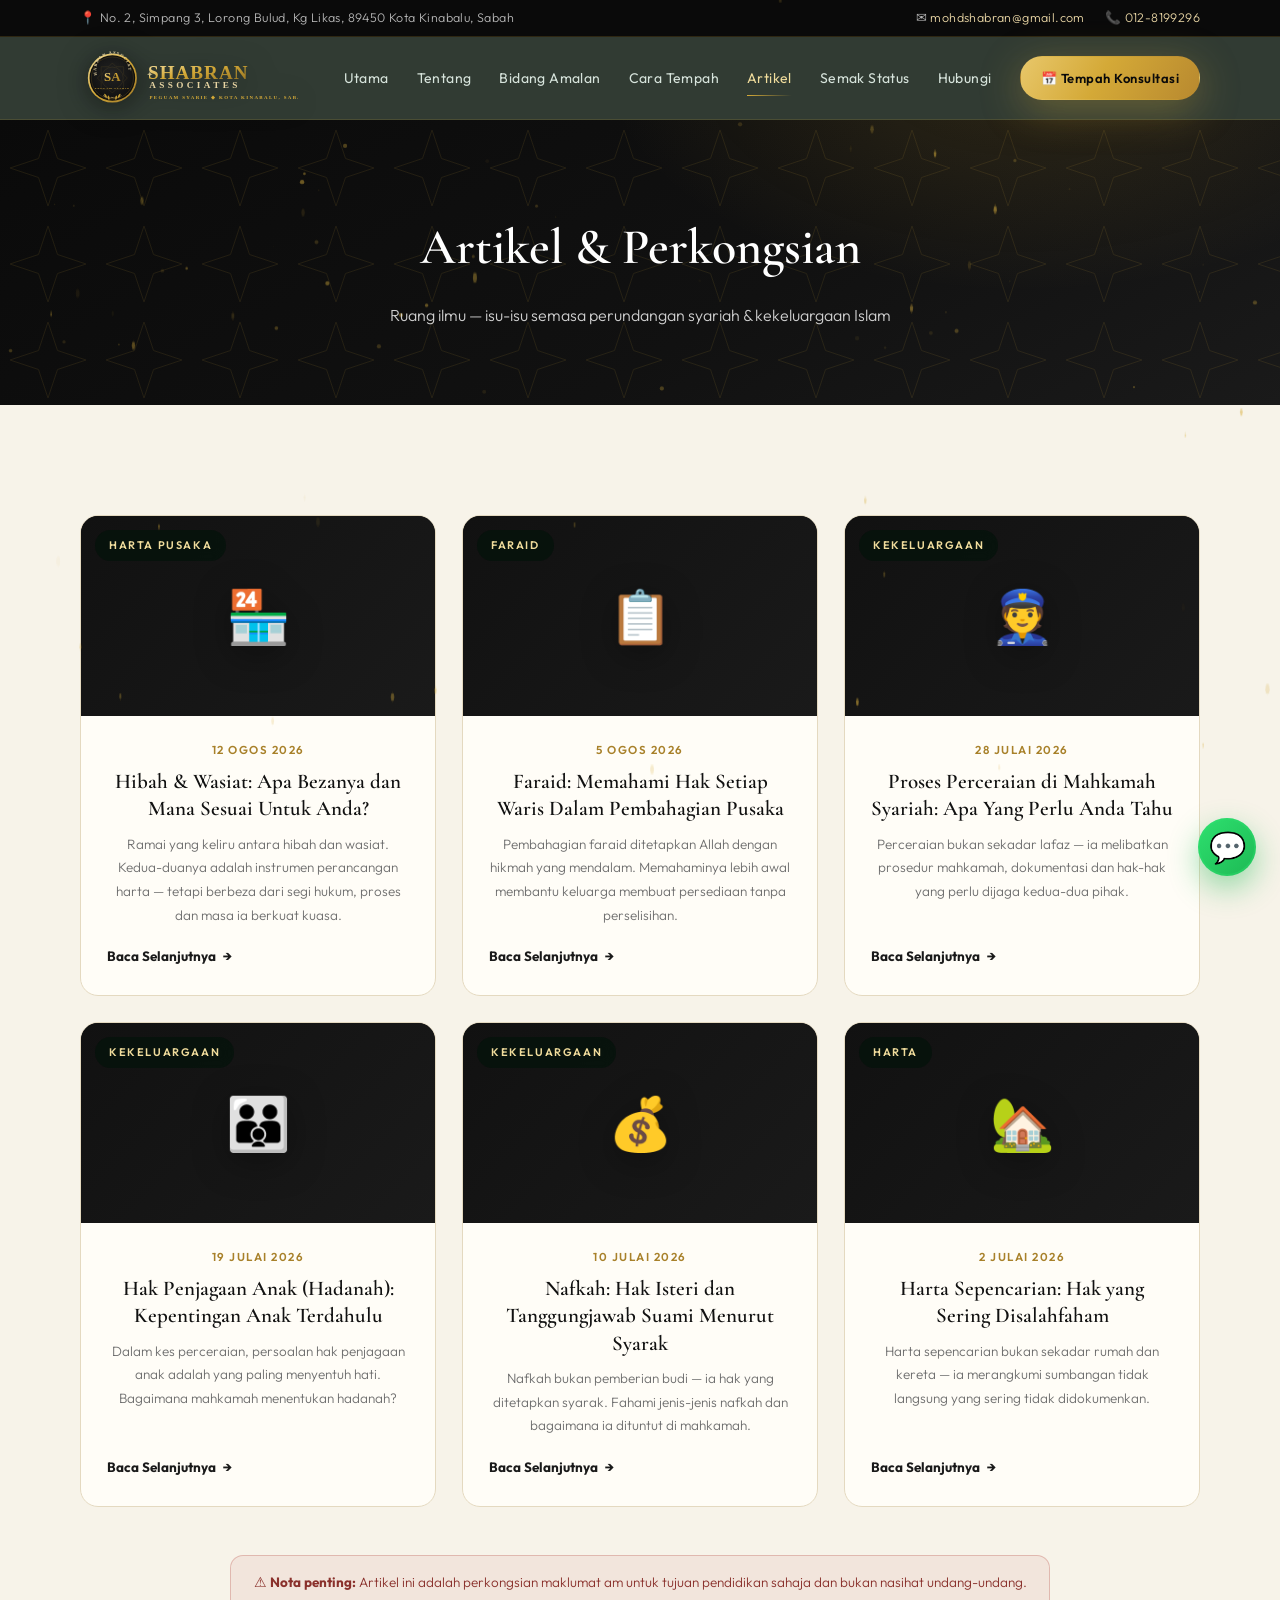
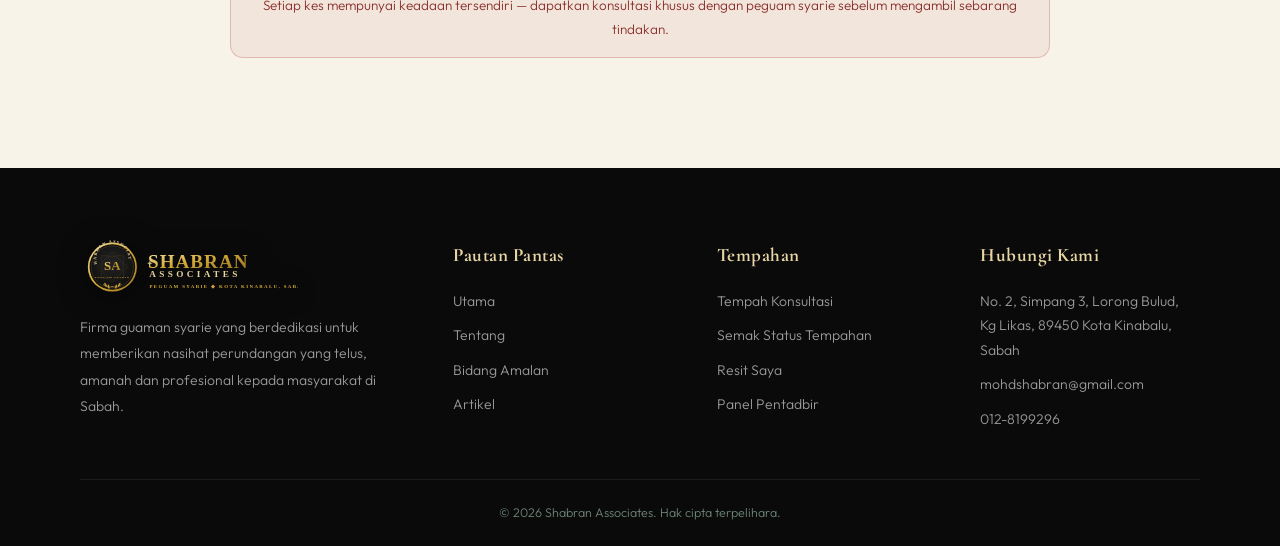
<file: blog.html>
﻿<!DOCTYPE html>
<html lang="ms">
<head>
<meta charset="UTF-8">
<meta name="viewport" content="width=device-width, initial-scale=1.0">
<title>Artikel &amp; Perkongsian Fiqh | Shabran Associates</title>
<meta name="description" content="Perkongsian ringkas berkaitan isu-isu perundangan syariah: hibah, wasiat, faraid, perceraian, nafkah dan hak penjagaan anak.">
<link rel="icon" type="image/svg+xml" href="images/logo.svg">
<link rel="preconnect" href="https://fonts.googleapis.com">
<link rel="preconnect" href="https://fonts.gstatic.com" crossorigin>
<link href="https://fonts.googleapis.com/css2?family=Cormorant+Garamond:ital,wght@0,500;0,600;0,700;1,500;1,600&family=Outfit:wght@200;300;400;500;600;700&display=swap" rel="stylesheet">
<link rel="stylesheet" href="css/style.css?v=2051">
</head>
<body>

<div class="topbar">
  <div class="container">
    <span>&#128205; No. 2, Simpang 3, Lorong Bulud, Kg Likas, 89450 Kota Kinabalu, Sabah</span>
    <span class="tb-right">
      <span>&#9993; <a href="mailto:mohdshabran@gmail.com">mohdshabran@gmail.com</a></span>
      <span>&#128222; <a href="tel:0128199296">012-8199296</a></span>
    </span>
  </div>
</div>

<nav class="nav" id="navbar">
  <div class="container">
    <a href="index.html" class="brand">
      <img class="brand-img" src="images/logo-full.svg" alt="Shabran Associates - Peguam Syarie">
    </a>
    <button class="nav-toggle" id="navToggle" aria-label="Menu">&#9776;</button>
    <div class="nav-links" id="navLinks">
      <a href="index.html" class="nav-link">Utama</a>
      <a href="index.html#tentang" class="nav-link">Tentang</a>
      <a href="index.html#bidang" class="nav-link">Bidang Amalan</a>
      <a href="index.html#cara" class="nav-link">Cara Tempah</a>
      <a href="blog.html" class="nav-link active">Artikel</a>
      <a href="status.html" class="nav-link">Semak Status</a>
      <a href="index.html#hubungi" class="nav-link">Hubungi</a>
      <a href="booking.html" class="btn btn-gold btn-sm">&#128197; Tempah Konsultasi</a>
    </div>
  </div>
</nav>

<header class="page-hero">
  <div class="container">
    <h1>Artikel &amp; Perkongsian</h1>
    <p>Ruang ilmu — isu-isu semasa perundangan syariah &amp; kekeluargaan Islam</p>
  </div>
</header>

<section class="section">
  <div class="container">
    <div class="blog-grid" id="blogList"></div>
    <div class="alert-note" style="max-width:820px;margin:48px auto 0;text-align:center">
      &#9888; <b>Nota penting:</b> Artikel ini adalah perkongsian maklumat am untuk tujuan pendidikan sahaja dan bukan nasihat undang-undang. Setiap kes mempunyai keadaan tersendiri — dapatkan konsultasi khusus dengan peguam syarie sebelum mengambil sebarang tindakan.
    </div>
  </div>
</section>

<footer class="footer">
  <div class="container">
    <div class="footer-grid">
      <div>
        <a href="index.html" class="brand">
          <img class="brand-img" src="images/logo-full.svg" alt="Shabran Associates - Peguam Syarie">
        </a>
        <p class="f-desc">Firma guaman syarie yang berdedikasi untuk memberikan nasihat perundangan yang telus, amanah dan profesional kepada masyarakat di Sabah.</p>
      </div>
      <div>
        <h4>Pautan Pantas</h4>
        <ul>
          <li><a href="index.html">Utama</a></li>
          <li><a href="index.html#tentang">Tentang</a></li>
          <li><a href="index.html#bidang">Bidang Amalan</a></li>
          <li><a href="blog.html">Artikel</a></li>
        </ul>
      </div>
      <div>
        <h4>Tempahan</h4>
        <ul>
          <li><a href="booking.html">Tempah Konsultasi</a></li>
          <li><a href="status.html">Semak Status Tempahan</a></li>
          <li><a href="receipt.html">Resit Saya</a></li>
          <li><a href="admin.html">Panel Pentadbir</a></li>
        </ul>
      </div>
      <div>
        <h4>Hubungi Kami</h4>
        <ul>
          <li>No. 2, Simpang 3, Lorong Bulud,<br>Kg Likas, 89450 Kota Kinabalu, Sabah</li>
          <li><a href="mailto:mohdshabran@gmail.com">mohdshabran@gmail.com</a></li>
          <li><a href="tel:0128199296">012-8199296</a></li>
        </ul>
      </div>
    </div>
    <div class="footer-bottom">
      &copy; <span id="year"></span> Shabran Associates. Hak cipta terpelihara.
    </div>
  </div>
</footer>

<a href="https://wa.me/60128199296?text=Assalamualaikum%2C%20saya%20ingin%20bertanya%20mengenai%20perkhidmatan%20Shabran%20Associates." class="wa-float" target="_blank" rel="noopener" title="WhatsApp kami">
  <span class="pulse"></span>&#128172;
</a>

<script src="js/config.js?v=2051"></script>
<script src="js/main.js?v=2051"></script>
<script src="js/luxury.js?v=2051"></script>
<script src="js/blog.js?v=2051"></script>
</body>
</html>
</file>
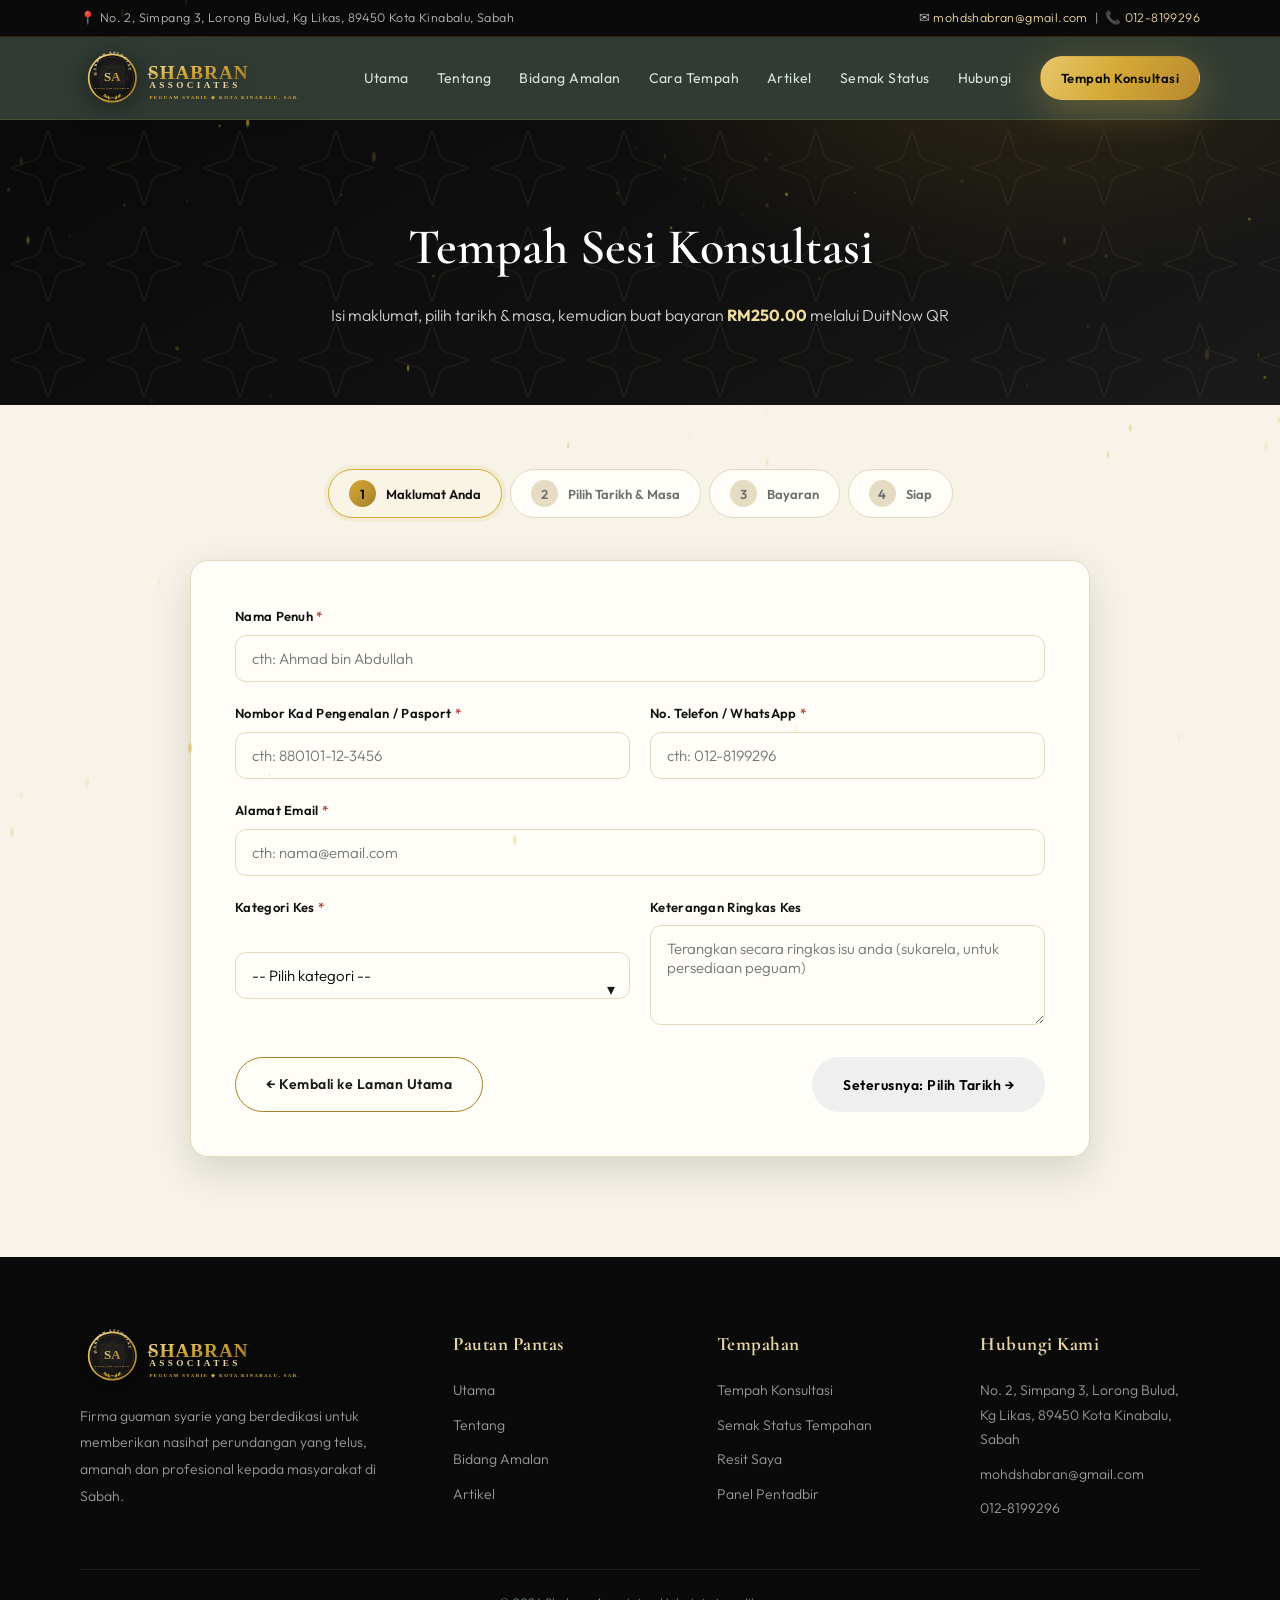
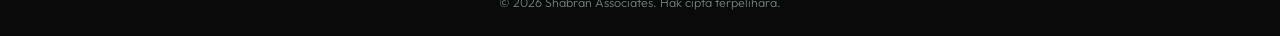
<file: booking.html>
﻿<!DOCTYPE html>
<html lang="ms">
<head>
<meta charset="UTF-8">
<meta name="viewport" content="width=device-width, initial-scale=1.0">
<title>Tempah Konsultasi | Shabran Associates</title>
<meta name="description" content="Tempah sesi konsultasi syarie bersama Shabran Associates. Pilih tarikh, bayar RM250.00 melalui DuitNow QR, resit automatik dijana.">
<link rel="icon" type="image/svg+xml" href="images/logo.svg">
<link rel="preconnect" href="https://fonts.googleapis.com">
<link rel="preconnect" href="https://fonts.gstatic.com" crossorigin>
<link href="https://fonts.googleapis.com/css2?family=Cormorant+Garamond:ital,wght@0,500;0,600;0,700;1,500;1,600&family=Outfit:wght@200;300;400;500;600;700&display=swap" rel="stylesheet">
<link rel="stylesheet" href="css/style.css?v=2051">
</head>
<body>

<div class="topbar">
  <div class="container">
    <span>&#128205; No. 2, Simpang 3, Lorong Bulud, Kg Likas, 89450 Kota Kinabalu, Sabah</span>
    <span>&#9993; <a href="mailto:mohdshabran@gmail.com">mohdshabran@gmail.com</a> &nbsp;|&nbsp; &#128222; <a href="tel:0128199296">012-8199296</a></span>
  </div>
</div>

<nav class="nav" id="navbar">
  <div class="container">
    <a href="index.html" class="brand">
      <img class="brand-img" src="images/logo-full.svg" alt="Shabran Associates - Peguam Syarie">
    </a>
    <button class="nav-toggle" id="navToggle" aria-label="Menu">&#9776;</button>
    <div class="nav-links" id="navLinks">
      <a href="index.html" class="nav-link">Utama</a>
      <a href="index.html#tentang" class="nav-link">Tentang</a>
      <a href="index.html#bidang" class="nav-link">Bidang Amalan</a>
      <a href="index.html#cara" class="nav-link">Cara Tempah</a>
      <a href="blog.html" class="nav-link">Artikel</a>
      <a href="status.html" class="nav-link">Semak Status</a>
      <a href="index.html#hubungi" class="nav-link">Hubungi</a>
      <a href="booking.html" class="btn btn-gold btn-sm">Tempah Konsultasi</a>
    </div>
  </div>
</nav>

<header class="page-hero">
  <div class="container">
    <h1>Tempah Sesi Konsultasi</h1>
    <p>Isi maklumat, pilih tarikh &amp; masa, kemudian buat bayaran <b style="color:var(--gold-light)">RM250.00</b> melalui DuitNow QR</p>
  </div>
</header>

<div class="wizard-wrap container">
  <div class="steps-bar" id="stepsBar">
    <div class="step-pill active" data-step="1"><span class="n">1</span>Maklumat Anda</div>
    <div class="step-pill" data-step="2"><span class="n">2</span>Pilih Tarikh &amp; Masa</div>
    <div class="step-pill" data-step="3"><span class="n">3</span>Bayaran</div>
    <div class="step-pill" data-step="4"><span class="n">4</span>Siap</div>
  </div>

  <!-- ============ LANGKAH 1: MAKLUMAT ============ -->
  <div class="wizard-card" id="step1">
    <div class="form-grid">
      <div class="form-group full">
        <label>Nama Penuh <span class="req">*</span></label>
        <input type="text" class="form-control" id="fName" placeholder="cth: Ahmad bin Abdullah" autocomplete="name">
        <span class="field-error">Sila isi nama penuh anda.</span>
      </div>
      <div class="form-group">
        <label>Nombor Kad Pengenalan / Pasport <span class="req">*</span></label>
        <input type="text" class="form-control" id="fIc" placeholder="cth: 880101-12-3456" autocomplete="off">
        <span class="field-error">Sila isi nombor pengenalan.</span>
      </div>
      <div class="form-group">
        <label>No. Telefon / WhatsApp <span class="req">*</span></label>
        <input type="tel" class="form-control" id="fPhone" placeholder="cth: 012-8199296" autocomplete="tel">
        <span class="field-error">Sila isi nombor telefon yang sah.</span>
      </div>
      <div class="form-group full">
        <label>Alamat Email <span class="req">*</span></label>
        <input type="email" class="form-control" id="fEmail" placeholder="cth: nama@email.com" autocomplete="email">
        <span class="field-error">Sila isi alamat email yang sah.</span>
      </div>
      <div class="form-group">
        <label>Kategori Kes <span class="req">*</span></label>
        <div class="select-wrap">
          <select class="form-control" id="fCategory">
            <option value="">-- Pilih kategori --</option>
            <option>Perceraian &amp; Rujuk</option>
            <option>Nafkah &amp; Hak Penjagaan Anak</option>
            <option>Hibah &amp; Wasiat</option>
            <option>Faraid &amp; Pusaka</option>
            <option>Harta Sepencarian</option>
            <option>Pertunangan &amp; Perkahwinan</option>
            <option>Kesalahan Syariah</option>
            <option>Nasihat Fiqh &amp; Fatwa</option>
            <option>Lain-lain</option>
          </select>
        </div>
        <span class="field-error">Sila pilih kategori kes.</span>
      </div>
      <div class="form-group">
        <label>Keterangan Ringkas Kes</label>
        <textarea class="form-control" id="fDesc" placeholder="Terangkan secara ringkas isu anda (sukarela, untuk persediaan peguam)"></textarea>
      </div>
    </div>
    <div class="wizard-actions">
      <a href="index.html" class="btn btn-ghost">&#8592; Kembali ke Laman Utama</a>
      <div class="right">
        <button class="btn btn-green" id="btnNext1">Seterusnya: Pilih Tarikh &#8594;</button>
      </div>
    </div>
  </div>

  <!-- ============ LANGKAH 2: TARIKH & MASA ============ -->
  <div class="wizard-card" id="step2" style="display:none">
    <div class="cal-head">
      <button class="cal-nav" id="calPrev" aria-label="Bulan sebelumnya">&#8592;</button>
      <h4 id="calTitle"></h4>
      <button class="cal-nav" id="calNext" aria-label="Bulan seterusnya">&#8594;</button>
    </div>
    <div class="cal-grid" id="calGrid"></div>
    <div class="cal-legend">
      <span><span class="dot" style="background:#fdfbf5;border:1.5px solid #e6dcc4"></span>Tiada tempahan</span>
      <span><span class="dot" style="background:#1b5440;border:1.5px solid #1b5440"></span>Hari dipilih</span>
      <span><span class="dot" style="background:#e6dcc4"></span>Tidak tersedia / cuti</span>
    </div>
    <div class="slots-wrap" id="slotsWrap" style="display:none">
      <h4 id="slotsTitle"></h4>
      <div class="slot-grid" id="slotGrid"></div>
    </div>
    <div class="wizard-actions">
      <button class="btn btn-ghost" id="btnBack1">&#8592; Kembali</button>
      <div class="right">
        <button class="btn btn-green" id="btnNext2" disabled>Seterusnya: Pengesahan &#8594;</button>
      </div>
    </div>
  </div>

  <!-- ============ LANGKAH 3: BAYARAN ============ -->
  <div class="wizard-card" id="step3" style="display:none">
    <div class="pay-grid">
      <div>
        <div class="fee-card">
          <div class="fee-head">
            <b>Ringkasan Bayaran</b>
            <span id="payAmt">RM250.00</span>
          </div>
          <div class="fee-body">
            <div class="fee-row"><span>Perkhidmatan</span><b>Konsultasi Syarie (1 sesi / 45 minit)</b></div>
            <div class="fee-row"><span>Tarikh Sesi</span><b id="payDate">-</b></div>
            <div class="fee-row"><span>Masa Sesi</span><b id="payTime">-</b></div>
            <div class="fee-row"><span>Nama</span><b id="payName">-</b></div>
            <div class="fee-row"><span>Jumlah Bayaran</span><b id="payTotal" style="font-size:18px">RM250.00</b></div>
          </div>
        </div>
        <div class="ref-notice" style="margin-top:20px;background:rgba(212,169,55,.08);border:1px solid rgba(212,169,55,.35);border-radius:12px;padding:16px 18px;font-size:13px;color:var(--ink-soft)">
          &#128274; <b>Tiada bayaran sekarang.</b> QR DuitNow akan dipaparkan di halaman <b>Semak Status Tempahan</b> selepas masa anda disahkan oleh pihak kami.
        </div>
      </div>
      <div class="pay-verify">
        <h3>Pengesahan Tempahan</h3>
        <p class="sub">Bayaran <b>RM250.00</b> hanya perlu dibuat <b>SELEPAS masa tempahan anda disahkan</b> oleh pihak kami.</p>
        <ol class="pay-steps">
          <li><span class="n">1</span><span>Hantar tempahan anda — tiada bayaran diperlukan sekarang.</span></li>
          <li><span class="n">2</span><span>Pihak kami akan <b>sahkan masa tempahan</b> anda (biasanya dalam 24 jam bekerja).</span></li>
          <li><span class="n">3</span><span>Selepas disahkan, buka halaman <b>Semak Status Tempahan</b> — <b>QR DuitNow</b> akan dipaparkan untuk bayaran.</span></li>
          <li><span class="n">4</span><span>Selepas bayar, <b>muat naik resit</b> di halaman yang sama untuk memuktamadkan tempahan.</span></li>
        </ol>
        <label style="display:flex;gap:10px;align-items:flex-start;margin-top:22px;font-size:13px;color:var(--ink-soft);cursor:pointer">
          <input type="checkbox" id="fTerms" style="margin-top:3px">
          <span>Saya bersetuju menempah sesi konsultasi dan akan membuat bayaran <b>RM250.00</b> selepas masa tempahan disahkan, serta bersetuju dengan <a href="#" style="color:var(--green-700);text-decoration:underline" onclick="event.preventDefault()">syarat-syarat konsultasi</a>.</span>
        </label>
        <div class="wizard-actions" style="margin-top:26px">
          <button class="btn btn-ghost" id="btnBack2">&#8592; Kembali</button>
          <button class="btn btn-gold" id="btnSubmit">&#128274; Hantar Tempahan</button>
        </div>
      </div>
    </div>
  </div>

  <!-- ============ LANGKAH 4: SIAP ============ -->
  <div class="wizard-card" id="step4" style="display:none">
    <div class="success-box">
      <div class="success-icon">&#10003;</div>
      <h2>Tempahan Diterima!</h2>
      <p>Tempahan konsultasi anda telah dihantar. Pihak kami akan mengesahkan masa tempahan anda (biasanya dalam 24 jam bekerja).</p>
      <div class="ref-chip">&#128279; <span id="finalRef">-</span></div>
      <p style="font-size:13.5px;color:var(--ink-soft);margin-bottom:26px">Selepas masa disahkan, QR DuitNow akan dipaparkan di halaman Semak Status untuk bayaran RM250.00 — kemudian muat naik resit untuk memuktamadkan tempahan.</p>
      <div class="success-actions">
        <a class="btn btn-gold" id="btnReceipt" href="#">&#128196; Lihat / Cetak Resit</a>
        <a class="btn btn-ghost" href="status.html">Semak Status Tempahan</a>
        <a class="btn btn-light" href="index.html">Kembali ke Laman Utama</a>
      </div>
      <div class="alert-note">&#9888; <b>Penting:</b> Simpan nombor rujukan anda. Semak status tempahan di <a href="status.html" style="color:var(--green-700);text-decoration:underline">laman Semak Status</a>. Sekiranya tiada pengesahan selepas 24 jam, sila hubungi kami melalui <a href="https://wa.me/60128199296" target="_blank" rel="noopener" style="color:var(--green-700);text-decoration:underline">WhatsApp</a> atau email <a href="mailto:mohdshabran@gmail.com" style="color:var(--green-700);text-decoration:underline">mohdshabran@gmail.com</a>.</div>
    </div>
  </div>

  <div class="loading" id="calLoading" style="display:none">
    <div class="spinner"></div>
    Memuatkan senarai tarikh tersedia...
  </div>
  <div class="alert-note" id="backendNote" style="display:none;max-width:880px;margin:0 auto;text-align:center">
    <b>Notis:</b> Sistem tempahan belum disambungkan kepada server. Tarikh dipaparkan sebagai pratonton. Sila lengkapkan pemasangan Apps Script dahulu (rujuk SETUP.md). <a href="admin.html" style="color:var(--green-700);text-decoration:underline">Ke panel admin</a>
  </div>
</div>

<footer class="footer">
  <div class="container">
    <div class="footer-grid">
      <div>
        <a href="index.html" class="brand">
          <img class="brand-img" src="images/logo-full.svg" alt="Shabran Associates - Peguam Syarie">
        </a>
        <p class="f-desc">Firma guaman syarie yang berdedikasi untuk memberikan nasihat perundangan yang telus, amanah dan profesional kepada masyarakat di Sabah.</p>
      </div>
      <div>
        <h4>Pautan Pantas</h4>
        <ul>
          <li><a href="index.html">Utama</a></li>
          <li><a href="index.html#tentang">Tentang</a></li>
          <li><a href="index.html#bidang">Bidang Amalan</a></li>
          <li><a href="blog.html">Artikel</a></li>
        </ul>
      </div>
      <div>
        <h4>Tempahan</h4>
        <ul>
          <li><a href="booking.html">Tempah Konsultasi</a></li>
          <li><a href="status.html">Semak Status Tempahan</a></li>
          <li><a href="receipt.html">Resit Saya</a></li>
          <li><a href="admin.html">Panel Pentadbir</a></li>
        </ul>
      </div>
      <div>
        <h4>Hubungi Kami</h4>
        <ul>
          <li>No. 2, Simpang 3, Lorong Bulud,<br>Kg Likas, 89450 Kota Kinabalu, Sabah</li>
          <li><a href="mailto:mohdshabran@gmail.com">mohdshabran@gmail.com</a></li>
          <li><a href="tel:0128199296">012-8199296</a></li>
        </ul>
      </div>
    </div>
    <div class="footer-bottom">
      &copy; <span id="year"></span> Shabran Associates. Hak cipta terpelihara.
    </div>
  </div>
</footer>

<script src="js/config.js?v=2051"></script>
<script src="js/main.js?v=2051"></script>
<script src="js/luxury.js?v=2051"></script>
<script src="js/booking.js?v=2051"></script>
</body>
</html>
</file>
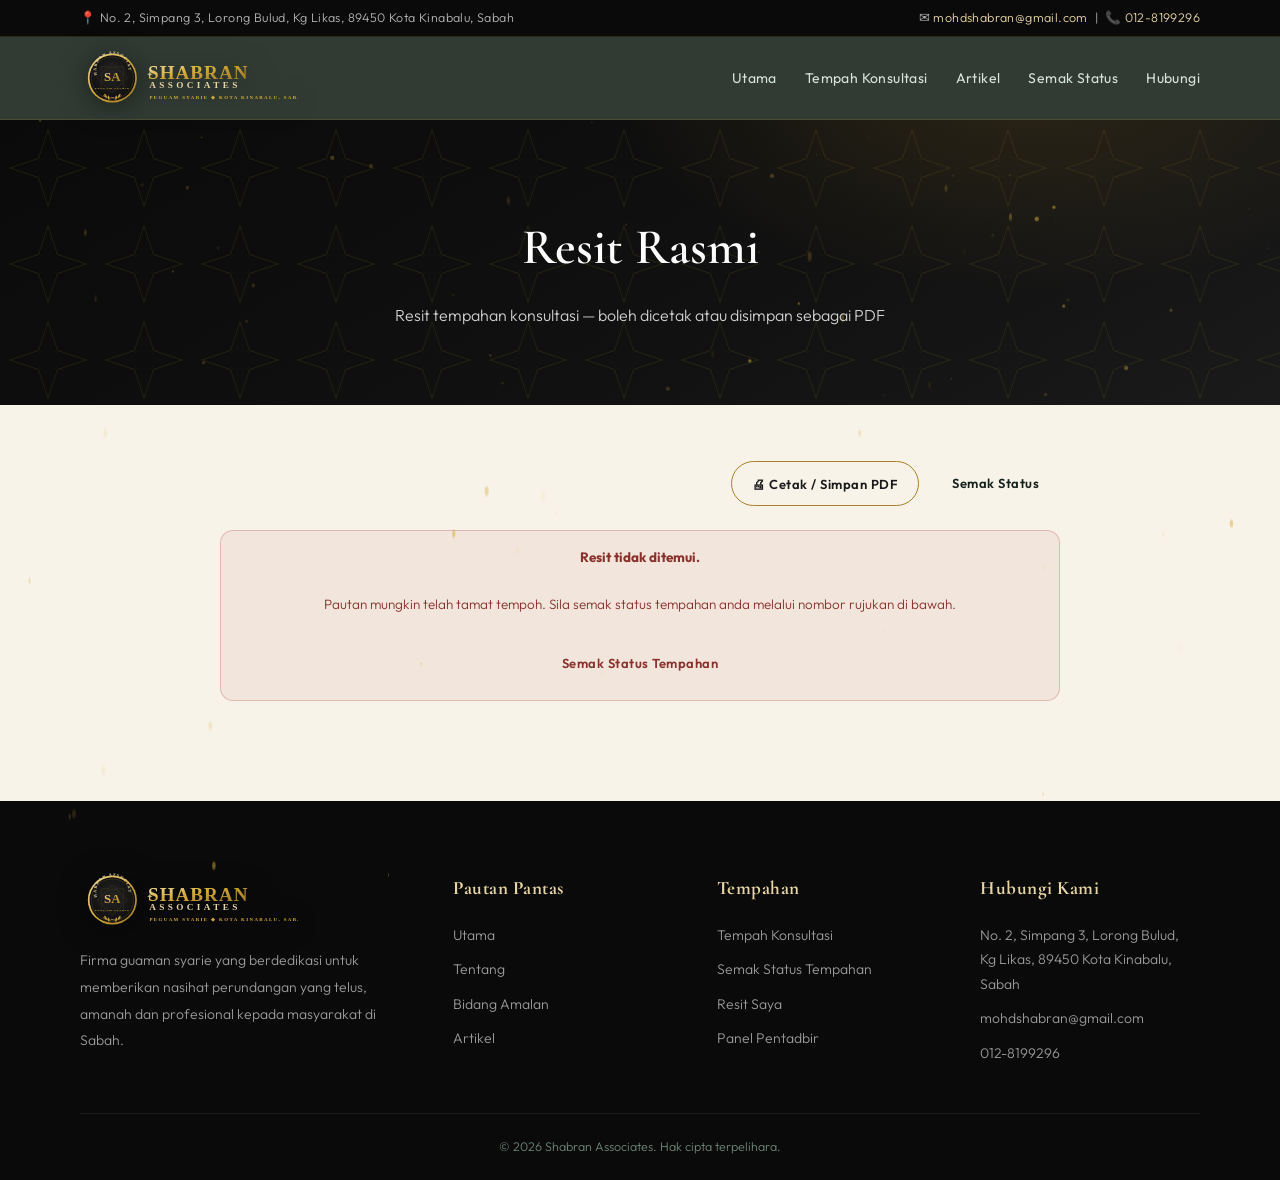
<file: receipt.html>
﻿<!DOCTYPE html>
<html lang="ms">
<head>
<meta charset="UTF-8">
<meta name="viewport" content="width=device-width, initial-scale=1.0">
<title>Resit Rasmi | Shabran Associates</title>
<link rel="icon" type="image/svg+xml" href="images/logo.svg">
<link rel="preconnect" href="https://fonts.googleapis.com">
<link rel="preconnect" href="https://fonts.gstatic.com" crossorigin>
<link href="https://fonts.googleapis.com/css2?family=Cormorant+Garamond:ital,wght@0,500;0,600;0,700;1,500;1,600&family=Outfit:wght@200;300;400;500;600;700&display=swap" rel="stylesheet">
<link rel="stylesheet" href="css/style.css?v=2051">
</head>
<body>

<div class="topbar">
  <div class="container">
    <span>&#128205; No. 2, Simpang 3, Lorong Bulud, Kg Likas, 89450 Kota Kinabalu, Sabah</span>
    <span>&#9993; <a href="mailto:mohdshabran@gmail.com">mohdshabran@gmail.com</a> &nbsp;|&nbsp; &#128222; <a href="tel:0128199296">012-8199296</a></span>
  </div>
</div>

<nav class="nav" id="navbar">
  <div class="container">
    <a href="index.html" class="brand">
      <img class="brand-img" src="images/logo-full.svg" alt="Shabran Associates - Peguam Syarie">
    </a>
    <button class="nav-toggle" id="navToggle" aria-label="Menu">&#9776;</button>
    <div class="nav-links" id="navLinks">
      <a href="index.html" class="nav-link">Utama</a>
      <a href="booking.html" class="nav-link">Tempah Konsultasi</a>
      <a href="blog.html" class="nav-link">Artikel</a>
      <a href="status.html" class="nav-link">Semak Status</a>
      <a href="index.html#hubungi" class="nav-link">Hubungi</a>
    </div>
  </div>
</nav>

<header class="page-hero">
  <div class="container">
    <h1>Resit Rasmi</h1>
    <p>Resit tempahan konsultasi — boleh dicetak atau disimpan sebagai PDF</p>
  </div>
</header>

<div class="receipt-wrap container">
  <div class="receipt-toolbar">
    <button class="btn btn-ghost btn-sm" onclick="window.print()">&#128424; Cetak / Simpan PDF</button>
    <a href="status.html" class="btn btn-green btn-sm">Semak Status</a>
  </div>

  <div class="loading" id="receiptLoading">
    <div class="spinner"></div>
    Memuatkan resit...
  </div>

  <div class="receipt" id="receiptDoc" style="display:none">
    <div class="receipt-head">
      <div class="receipt-brand">
        <h1>Shabran Associates</h1>
        <span class="tag">Peguam Syarie &bull; Kota Kinabalu, Sabah</span>
        <p>No. 2, Simpang 3, Lorong Bulud, Kg Likas,<br>89450 Kota Kinabalu, Sabah.<br>Tel: 012-8199296 &bull; mohdshabran@gmail.com</p>
      </div>
      <div class="receipt-title">
        <h2>RESIT RASMI</h2>
        <p class="no">No. Resit: <b id="rReceiptNo">-</b></p>
        <p class="no">Rujukan Tempahan: <b id="rRef">-</b></p>
        <div class="receipt-stamp" style="margin-top:14px">
          <span class="stamp" id="rStamp">MENUNGGU PENGESAHAN BAYARAN</span>
        </div>
      </div>
    </div>

    <div class="receipt-meta">
      <div class="col">
        <b>Bil Kepada</b>
        <span id="rName">-</span>
        <span id="rIc"></span><br>
        <span id="rPhone"></span><br>
        <span id="rEmail"></span>
      </div>
      <div class="col">
        <b>Tarikh Resit</b>
        <span id="rDate">-</span>
      </div>
      <div class="col">
        <b>Sesi Konsultasi</b>
        <span id="rSessionDate">-</span><br>
        <span id="rSessionTime"></span>
      </div>
    </div>

    <table class="receipt-table">
      <thead>
        <tr>
          <th>Perihal</th>
          <th>Kategori</th>
          <th>Jumlah (RM)</th>
        </tr>
      </thead>
      <tbody>
        <tr>
          <td class="desc">
            <b id="rDesc">Konsultasi Syarie (1 sesi / 45 minit)</b>
            <span>Rujukan bayaran: <span id="rPayRef">-</span> &bull; Bank: <span id="rBank">-</span> &bull; Tarikh bayaran: <span id="rPayDate">-</span></span>
          </td>
          <td id="rCategory">-</td>
          <td id="rAmount">250.00</td>
        </tr>
        <tr class="total-row">
          <td colspan="2" style="text-align:right">JUMLAH DIBAYAR</td>
          <td id="rTotal">RM250.00</td>
        </tr>
      </tbody>
    </table>

    <div class="receipt-foot">
      <div class="pay-method">
        Kaedah Bayaran:
        <b>DuitNow QR &bull; Transfer Bank</b>
        <span id="rStatusNote" style="display:block;margin-top:4px;font-size:12px"></span>
      </div>
      <div class="signature">
        <b>Dijana Secara Automatik</b>
        <span>Resit ini dijana oleh komputer dan sah<br>tanpa tandatangan fizikal.</span>
      </div>
    </div>

    <p class="receipt-note">Resit ini dijana secara automatik oleh sistem tempahan Shabran Associates.<br>Untuk sebarang pertanyaan berkaitan resit ini, sila hubungi mohdshabran@gmail.com</p>
  </div>

  <div class="alert-note" id="receiptError" style="display:none;text-align:center">
    <b>Resit tidak ditemui.</b><br><br>Pautan mungkin telah tamat tempoh. Sila semak status tempahan anda melalui nombor rujukan di bawah.
    <br><br><a href="status.html" class="btn btn-green btn-sm">Semak Status Tempahan</a>
  </div>
</div>

<footer class="footer">
  <div class="container">
    <div class="footer-grid">
      <div>
        <a href="index.html" class="brand">
          <img class="brand-img" src="images/logo-full.svg" alt="Shabran Associates - Peguam Syarie">
        </a>
        <p class="f-desc">Firma guaman syarie yang berdedikasi untuk memberikan nasihat perundangan yang telus, amanah dan profesional kepada masyarakat di Sabah.</p>
      </div>
      <div>
        <h4>Pautan Pantas</h4>
        <ul>
          <li><a href="index.html">Utama</a></li>
          <li><a href="index.html#tentang">Tentang</a></li>
          <li><a href="index.html#bidang">Bidang Amalan</a></li>
          <li><a href="blog.html">Artikel</a></li>
        </ul>
      </div>
      <div>
        <h4>Tempahan</h4>
        <ul>
          <li><a href="booking.html">Tempah Konsultasi</a></li>
          <li><a href="status.html">Semak Status Tempahan</a></li>
          <li><a href="receipt.html">Resit Saya</a></li>
          <li><a href="admin.html">Panel Pentadbir</a></li>
        </ul>
      </div>
      <div>
        <h4>Hubungi Kami</h4>
        <ul>
          <li>No. 2, Simpang 3, Lorong Bulud,<br>Kg Likas, 89450 Kota Kinabalu, Sabah</li>
          <li><a href="mailto:mohdshabran@gmail.com">mohdshabran@gmail.com</a></li>
          <li><a href="tel:0128199296">012-8199296</a></li>
        </ul>
      </div>
    </div>
    <div class="footer-bottom">
      &copy; <span id="year"></span> Shabran Associates. Hak cipta terpelihara.
    </div>
  </div>
</footer>

<script src="js/config.js?v=2051"></script>
<script src="js/main.js?v=2051"></script>
<script src="js/luxury.js?v=2051"></script>
<script src="js/receipt.js?v=2051"></script>
</body>
</html>
</file>
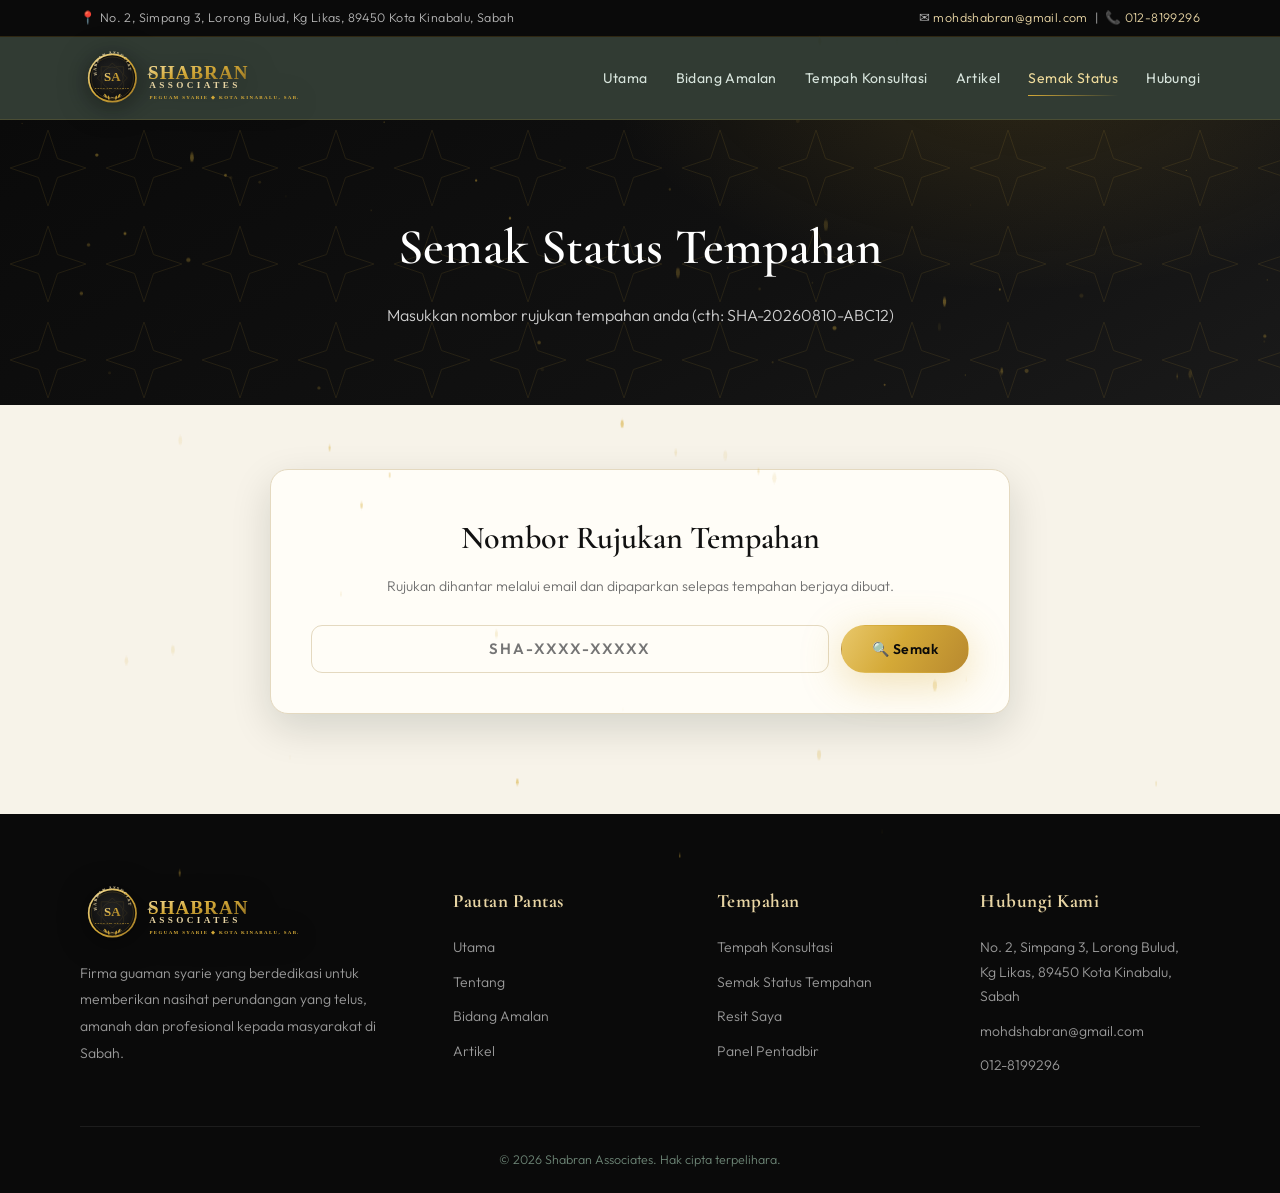
<file: status.html>
﻿<!DOCTYPE html>
<html lang="ms">
<head>
<meta charset="UTF-8">
<meta name="viewport" content="width=device-width, initial-scale=1.0">
<title>Semak Status Tempahan | Shabran Associates</title>
<meta name="description" content="Semak status tempahan sesi konsultasi anda di Shabran Associates menggunakan nombor rujukan tempahan.">
<link rel="icon" type="image/svg+xml" href="images/logo.svg">
<link rel="preconnect" href="https://fonts.googleapis.com">
<link rel="preconnect" href="https://fonts.gstatic.com" crossorigin>
<link href="https://fonts.googleapis.com/css2?family=Cormorant+Garamond:ital,wght@0,500;0,600;0,700;1,500;1,600&family=Outfit:wght@200;300;400;500;600;700&display=swap" rel="stylesheet">
<link rel="stylesheet" href="css/style.css?v=2051">
</head>
<body>

<div class="topbar">
  <div class="container">
    <span>&#128205; No. 2, Simpang 3, Lorong Bulud, Kg Likas, 89450 Kota Kinabalu, Sabah</span>
    <span>&#9993; <a href="mailto:mohdshabran@gmail.com">mohdshabran@gmail.com</a> &nbsp;|&nbsp; &#128222; <a href="tel:0128199296">012-8199296</a></span>
  </div>
</div>

<nav class="nav" id="navbar">
  <div class="container">
    <a href="index.html" class="brand">
      <img class="brand-img" src="images/logo-full.svg" alt="Shabran Associates - Peguam Syarie">
    </a>
    <button class="nav-toggle" id="navToggle" aria-label="Menu">&#9776;</button>
    <div class="nav-links" id="navLinks">
      <a href="index.html" class="nav-link">Utama</a>
      <a href="index.html#bidang" class="nav-link">Bidang Amalan</a>
      <a href="booking.html" class="nav-link">Tempah Konsultasi</a>
      <a href="blog.html" class="nav-link">Artikel</a>
      <a href="status.html" class="nav-link active">Semak Status</a>
      <a href="index.html#hubungi" class="nav-link">Hubungi</a>
    </div>
  </div>
</nav>

<header class="page-hero">
  <div class="container">
    <h1>Semak Status Tempahan</h1>
    <p>Masukkan nombor rujukan tempahan anda (cth: SHA-20260810-ABC12)</p>
  </div>
</header>

<div class="status-wrap container">
  <div class="search-card">
    <h2>Nombor Rujukan Tempahan</h2>
    <p>Rujukan dihantar melalui email dan dipaparkan selepas tempahan berjaya dibuat.</p>
    <div class="search-row">
      <input type="text" class="form-control" id="refInput" placeholder="SHA-XXXX-XXXXX" autocomplete="off">
      <button class="btn btn-gold" id="btnSearch">&#128269; Semak</button>
    </div>
  </div>

  <div class="loading" id="searchLoading" style="display:none">
    <div class="spinner"></div>
    Mencari tempahan...
  </div>

  <div class="result-card" id="resultCard" style="display:none">
    <div class="status-head">
      <h3>Status Tempahan</h3>
      <span class="badge" id="sBadge">-</span>
    </div>
    <div class="detail-grid">
      <div class="d"><b>Rujukan</b><span id="sRef">-</span></div>
      <div class="d"><b>Tarikh Sesi</b><span id="sDate">-</span></div>
      <div class="d"><b>Masa Sesi</b><span id="sTime">-</span></div>
      <div class="d"><b>Nama</b><span id="sName">-</span></div>
      <div class="d"><b>Kategori</b><span id="sCategory">-</span></div>
      <div class="d"><b>Jumlah Bayaran</b><span id="sAmount">-</span></div>
    </div>
    <div class="timeline" id="sTimeline"></div>

    <div class="alert-note" id="sBlocked" style="display:none;margin-top:20px">
      &#9888; <b>Makluman:</b> Waktu tempahan ini kini <b>tidak tersedia</b>. Sila hubungi kami segera untuk menukar waktu lain melalui <a href="https://wa.me/60128199296" target="_blank" rel="noopener" style="color:var(--green-700);text-decoration:underline">WhatsApp 012-8199296</a> atau email <a href="mailto:mohdshabran@gmail.com" style="color:var(--green-700);text-decoration:underline">mohdshabran@gmail.com</a>.
    </div>

    <div class="pay-panel" id="payPanel" style="display:none;margin-top:26px;border:1.5px solid var(--gold);border-radius:16px;padding:24px;background:var(--paper)">
      <div class="pay-head" style="text-align:center;margin-bottom:18px">
        <h3 style="margin:0 0 4px">Bayaran Konsultasi — RM250.00</h3>
        <p style="margin:0;font-size:13px;color:var(--ink-soft)">Imbas QR di bawah dengan aplikasi bank / DuitNow anda, kemudian muat naik resit.</p>
      </div>
      <div id="payStepPay" style="text-align:center">
        <img id="qrPayImg" data-img="qr" src="images/qr.png" alt="DuitNow QR Code" style="width:210px;height:210px;object-fit:contain;border-radius:14px;background:#fff;padding:10px;border:1px solid var(--line)" onerror="this.src='images/qr.svg'">
        <p style="font-size:13px;color:var(--ink-soft);margin:12px 0 0">Imbas QR ini dengan aplikasi bank anda<br>(DuitNow / aplikasi bank masing-masing)</p>
      </div>
      <div id="payStepUpload" style="display:none;text-align:center">
        <p style="font-size:13.5px;color:var(--ink-soft);margin:0 0 16px"><b>Bayaran anda telah diterima.</b> Status menunggu pengesahan oleh pihak firma.</p>
        <div class="alert-note" style="margin:0 auto;max-width:460px">&#9888; Buka semula halaman ini selepas beberapa jam untuk semakan status terkini. Pengesahan muktamad akan dimaklumkan melalui email.</div>
      </div>
      <div id="payStepFinal" style="display:none;text-align:center">
        <div class="success-icon" style="margin:0 auto">&#10003;</div>
        <p style="font-size:14px;color:var(--deep);margin:10px 0 0"><b>Tempahan anda telah MUKTAMAD.</b> Terima kasih!</p>
      </div>
      <div id="payStepUploadForm" style="margin-top:22px;border-top:1px solid var(--line);padding-top:20px">
        <p style="font-size:13px;color:var(--ink-soft);margin:0 0 4px"><b>Muat naik resit bayaran</b> (screenshot / foto resit aplikasi bank, JPG/PNG)</p>
        <p style="font-size:12px;color:var(--ink-soft);margin:0 0 12px">Rujukan tempahan: <b id="payRefLabel">-</b></p>
        <label class="upload-zone" id="receiptZone" for="receiptFile" style="display:block;max-width:460px;margin:0 auto">
          <div class="ic">&#128196;</div>
          <p><b>Klik untuk pilih resit</b><br>JPG / PNG, maksimum 10MB</p>
          <input type="file" id="receiptFile" accept="image/*" style="display:none">
        </label>
        <div style="margin-top:14px;text-align:center">
          <button class="btn btn-gold" id="btnUploadReceipt" style="display:none">&#128190; Muat Naik Resit</button>
        </div>
      </div>
    </div>

    <div id="sMap" style="display:none;margin-top:26px">
      <div style="text-align:center;margin-bottom:14px">
        <h3 style="margin:0 0 4px">&#128205; Lokasi Sesi Konsultasi</h3>
        <p style="margin:0;font-size:13px;color:var(--ink-soft)">No. 2, Simpang 3, Lorong Bulud, Kg Likas, 89450 Kota Kinabalu, Sabah</p>
      </div>
      <div class="map-frame" style="min-height:280px;border-radius:16px;overflow:hidden;border:1px solid var(--line)">
        <iframe src="https://www.google.com/maps?q=Shabran+Associates,+No+2+Simpang+3,+Lorong+Buluh,+Likas,+88450+Kota+Kinabalu,+Sabah&ftid=0x323b6b43896000fb:0x53328cda96aa34d2&hl=ms&z=16&output=embed" loading="lazy" title="Lokasi Shabran Associates" style="width:100%;height:100%;min-height:280px;border:0"></iframe>
      </div>
      <p style="font-size:12.5px;color:var(--ink-soft);text-align:center;margin:12px 0 0">Sila hadir 10 minit awal. Untuk panduan laluan, klik peta di atas untuk membuka Google Maps.</p>
    </div>

    <div style="margin-top:24px;display:flex;gap:12px;flex-wrap:wrap">
      <a href="#" class="btn btn-ghost btn-sm" id="sReceipt">&#128196; Lihat Resit</a>
      <a href="booking.html" class="btn btn-green btn-sm">Tempah Sesi Baru</a>
    </div>
  </div>

  <div class="alert-note" id="searchError" style="display:none;text-align:center">
    <b>Tempahan tidak ditemui.</b><br><br>Sila semak semula nombor rujukan anda. Sekiranya masalah berterusan, hubungi kami melalui <a href="mailto:mohdshabran@gmail.com" style="color:var(--green-700);text-decoration:underline">mohdshabran@gmail.com</a>.
  </div>
</div>

<footer class="footer">
  <div class="container">
    <div class="footer-grid">
      <div>
        <a href="index.html" class="brand">
          <img class="brand-img" src="images/logo-full.svg" alt="Shabran Associates - Peguam Syarie">
        </a>
        <p class="f-desc">Firma guaman syarie yang berdedikasi untuk memberikan nasihat perundangan yang telus, amanah dan profesional kepada masyarakat di Sabah.</p>
      </div>
      <div>
        <h4>Pautan Pantas</h4>
        <ul>
          <li><a href="index.html">Utama</a></li>
          <li><a href="index.html#tentang">Tentang</a></li>
          <li><a href="index.html#bidang">Bidang Amalan</a></li>
          <li><a href="blog.html">Artikel</a></li>
        </ul>
      </div>
      <div>
        <h4>Tempahan</h4>
        <ul>
          <li><a href="booking.html">Tempah Konsultasi</a></li>
          <li><a href="status.html">Semak Status Tempahan</a></li>
          <li><a href="receipt.html">Resit Saya</a></li>
          <li><a href="admin.html">Panel Pentadbir</a></li>
        </ul>
      </div>
      <div>
        <h4>Hubungi Kami</h4>
        <ul>
          <li>No. 2, Simpang 3, Lorong Bulud,<br>Kg Likas, 89450 Kota Kinabalu, Sabah</li>
          <li><a href="mailto:mohdshabran@gmail.com">mohdshabran@gmail.com</a></li>
          <li><a href="tel:0128199296">012-8199296</a></li>
        </ul>
      </div>
    </div>
    <div class="footer-bottom">
      &copy; <span id="year"></span> Shabran Associates. Hak cipta terpelihara.
    </div>
  </div>
</footer>

<script src="js/config.js?v=2051"></script>
<script src="js/main.js?v=2051"></script>
<script src="js/luxury.js?v=2051"></script>
<script src="js/status.js?v=2051"></script>
</body>
</html>
</file>
<file: css/style.css>
﻿/* ============================================================
   SHABRAN ASSOCIATES — Peguam Syarie
   Gaya: MODEN & MEWAH
   Emerald gelap + emas murni + gading, tipografi serif mewah
   ============================================================ */

:root {
  --night: #0a0a0a;
  --deep: #111111;
  --forest: #1a1a1a;
  --emerald: #232323;
  --gold: #d4a937;
  --gold-deep: #a8812a;
  --gold-light: #f0dc9c;
  --champagne: #e8d5a4;
  --ivory: #f7f3e9;
  --ivory-2: #efe7d5;
  --paper: #fffdf7;
  --ink: #16211b;
  --ink-soft: #6f6f6f;
  --red: #b3423c;
  --green-ok: #2e7d4f;
  --line: #e4d9c0;
  --shadow-sm: 0 3px 14px rgba(5, 19, 12, .08);
  --shadow-md: 0 14px 40px rgba(5, 19, 12, .14);
  --shadow-lg: 0 30px 70px rgba(5, 19, 12, .28);
  --glow-gold: 0 10px 40px rgba(212, 169, 55, .35);
  --radius: 18px;
  --serif: "Cormorant Garamond", Georgia, "Times New Roman", serif;
  --sans: "Outfit", "Segoe UI", Arial, sans-serif;
  --nav-h: 76px;
}

* { margin: 0; padding: 0; box-sizing: border-box; }

html { scroll-behavior: smooth; }

body {
  font-family: var(--sans);
  color: var(--ink);
  background: var(--ivory);
  line-height: 1.75;
  font-size: 16px;
  font-weight: 300;
  -webkit-font-smoothing: antialiased;
  -webkit-text-size-adjust: 100%;
  text-size-adjust: 100%;
  -webkit-tap-highlight-color: transparent;
}

img { max-width: 100%; display: block; }
a { text-decoration: none; color: inherit; }
ul { list-style: none; }
button { font-family: inherit; cursor: pointer; }
input, select, textarea { font-family: inherit; font-size: 15px; }

.container { width: min(1120px, 92%); margin: 0 auto; }
h1, h2, h3, .serif { font-family: var(--serif); }
::selection { background: var(--gold); color: var(--night); }

/* ---------------- Butang ---------------- */
.btn {
  display: inline-flex; align-items: center; justify-content: center; gap: 9px;
  padding: 14px 30px; border-radius: 999px; font-weight: 600; font-size: 14px;
  letter-spacing: .5px; border: 1.5px solid transparent; transition: all .3s; white-space: nowrap;
  position: relative; overflow: hidden;
}
.btn-gold {
  background: linear-gradient(120deg, #e8c76a, var(--gold) 45%, #b8892f);
  color: var(--night); box-shadow: var(--glow-gold);
}
.btn-gold:hover { transform: translateY(-3px); box-shadow: 0 16px 50px rgba(212,169,55,.5); }
.btn-gold::after {
  content: ""; position: absolute; top: 0; left: -80%; width: 50%; height: 100%;
  background: linear-gradient(100deg, transparent, rgba(255,255,255,.45), transparent);
  transform: skewX(-20deg); transition: left .5s;
}
.btn-gold:hover::after { left: 130%; }
.btn-outline { border-color: rgba(255,255,255,.45); color: #fff; background: rgba(255,255,255,.04); backdrop-filter: blur(4px); -webkit-backdrop-filter: blur(4px); }
.btn-outline:hover { background: rgba(255,255,255,.12); border-color: var(--gold); color: var(--gold-light); }
.btn-dark { background: var(--night); color: var(--gold-light); }
.btn-dark:hover { background: var(--forest); transform: translateY(-2px); }
.btn-ghost { border-color: var(--gold-deep); color: var(--forest); background: transparent; }
.btn-ghost:hover { background: var(--forest); color: var(--gold-light); border-color: var(--forest); }
.btn-ivory { background: var(--paper); color: var(--forest); box-shadow: var(--shadow-sm); }
.btn-ivory:hover { transform: translateY(-2px); box-shadow: var(--shadow-md); }
.btn-sm { padding: 10px 20px; font-size: 13px; }
.btn:disabled { opacity: .5; cursor: not-allowed; transform: none !important; }

/* ---------------- Topbar ---------------- */
.topbar {
  background: var(--night);
  color: #b5b5b5;
  font-size: 12.5px;
  letter-spacing: .4px;
  border-bottom: 1px solid rgba(212, 169, 55, .18);
}
.topbar .container { display: flex; justify-content: space-between; align-items: center; gap: 14px; padding: 7px 0; flex-wrap: wrap; }
.topbar a { color: var(--champagne); transition: color .2s; }
.topbar a:hover { color: #fff; }
.topbar .tb-right { display: flex; gap: 20px; align-items: center; }

/* ---------------- Navbar ---------------- */
.nav {
  position: sticky; top: 0; z-index: 900;
  background: rgba(5, 19, 12, .82);
  backdrop-filter: blur(14px);
  -webkit-backdrop-filter: blur(14px);
  border-bottom: 1px solid rgba(212, 169, 55, .16);
  transition: box-shadow .3s, background .3s;
}
.nav.scrolled { background: rgba(5, 19, 12, .95); box-shadow: 0 10px 40px rgba(0,0,0,.45); }
.nav .container { display: flex; align-items: center; justify-content: space-between; padding: 12px 0; gap: 18px; }

.brand { display: flex; align-items: center; gap: 13px; color: #fff; }
.brand-img { height: 58px; width: auto; display: block; filter: drop-shadow(0 4px 14px rgba(0,0,0,.5)); }
.brand-img:hover { opacity: .92; }
.brand-logo {
  width: 60px; height: 60px; border-radius: 50%;
  background: linear-gradient(135deg, #f0dc9c, var(--gold) 50%, #9c7728);
  display: grid; place-items: center;
  font-family: var(--serif); font-size: 26px; font-weight: 700; color: var(--night);
  box-shadow: 0 0 0 2px rgba(212,169,55,.5), 0 6px 18px rgba(212,169,55,.35);
  overflow: hidden; flex-shrink: 0;
}
.brand-logo img { width: 100%; height: 100%; object-fit: cover; border-radius: 50%; display: block; }
.brand-name { font-family: var(--serif); font-size: 25px; line-height: 1.1; letter-spacing: .5px; }
.brand-sub { font-size: 11.5px; letter-spacing: 3px; text-transform: uppercase; color: var(--champagne); font-weight: 500; }

.nav-links { display: flex; align-items: center; gap: 28px; }
.nav-links a.nav-link {
  color: #d7e4dc; font-size: 14px; letter-spacing: .4px; position: relative; padding: 4px 0; font-weight: 400;
}
.nav-links a.nav-link::after {
  content: ""; position: absolute; left: 0; bottom: -2px; height: 1.5px; width: 0;
  background: linear-gradient(90deg, var(--gold), transparent); transition: width .3s;
}
.nav-links a.nav-link:hover, .nav-links a.nav-link.active { color: var(--gold-light); }
.nav-links a.nav-link:hover::after, .nav-links a.nav-link.active::after { width: 100%; }
.nav-toggle { display: none; background: none; border: none; color: #fff; font-size: 26px; line-height: 1; }

/* ---------------- Hero cinematic ---------------- */
.hero {
  position: relative; overflow: hidden;
  background:
    radial-gradient(900px 500px at 85% -10%, rgba(212, 169, 55, .14), transparent 60%),
    radial-gradient(700px 500px at -10% 110%, rgba(35, 35, 35, .55), transparent 60%),
    linear-gradient(155deg, var(--night) 0%, var(--deep) 55%, var(--forest) 100%);
  color: #fff;
}
.hero::before {
  content: ""; position: absolute; inset: 0; opacity: .12; pointer-events: none;
  background-image: url("data:image/svg+xml,%3Csvg width='96' height='96' viewBox='0 0 96 96' xmlns='http://www.w3.org/2000/svg'%3E%3Cg fill='none' stroke='%23d4a937' stroke-width='1'%3E%3Cpath d='M48 10l9.5 28.5L86 48l-28.5 9.5L48 86l-9.5-28.5L10 48l28.5-9.5z'/%3E%3Ccircle cx='48' cy='48' r='7'/%3E%3C/g%3E%3C/svg%3E");
}
.hero .container {
  position: relative; display: grid; grid-template-columns: 1.12fr .88fr;
  gap: 60px; align-items: center; padding: 104px 0 120px;
}
.hero-copy { text-align: center; }
.hero-badge {
  display: inline-flex; align-items: center; gap: 10px;
  border: 1px solid rgba(212,169,55,.6); color: var(--champagne);
  padding: 8px 20px; border-radius: 999px; font-size: 12px; letter-spacing: 2.6px;
  text-transform: uppercase; background: rgba(212,169,55,.08); margin: 0 auto 30px;
  backdrop-filter: blur(4px); -webkit-backdrop-filter: blur(4px);
}
.hero h1 {
  font-size: clamp(46px, 5.8vw, 78px); line-height: 1.05; font-weight: 600; margin-bottom: 10px;
}
.hero h1 .gold { color: var(--gold); font-style: italic; text-shadow: 0 0 40px rgba(212,169,55,.35); }
.hero .role {
  font-size: 17px; color: var(--gold-light); letter-spacing: 4.5px; text-transform: uppercase;
  margin-bottom: 26px; font-weight: 500;
}
.hero .role::before, .hero .role::after {
  content: "✦"; color: var(--gold); margin: 0 14px; font-size: 12px; vertical-align: middle;
}
.hero p.desc { max-width: 600px; margin: 0 auto 38px; color: #d0d0d0; font-size: 17px; font-weight: 300; }
.hero-cta { display: flex; gap: 16px; flex-wrap: wrap; justify-content: center; }

.hero-stats {
  display: flex; gap: 0; margin-top: 58px; border-top: 1px solid rgba(212,169,55,.25); padding-top: 26px;
}
.stat { flex: 1; padding: 0 26px; border-right: 1px solid rgba(212,169,55,.18); text-align: center; }
.stat:first-child { padding-left: 0; }
.stat:last-child { border-right: none; }
.stat h3 { font-size: 40px; color: var(--gold); line-height: 1; font-weight: 700; }
.stat p { font-size: 11.5px; letter-spacing: 1.8px; text-transform: uppercase; color: #b5b5b5; margin-top: 8px; }

.hero-portrait { position: relative; justify-self: center; }
.portrait-frame {
  width: min(350px, 100%); aspect-ratio: 4/5;
  border-radius: 240px 240px 30px 30px;
  overflow: hidden;
  position: relative;
  background: var(--forest);
  padding: 10px;
  box-shadow: 0 40px 90px rgba(0,0,0,.5), 0 0 0 1px rgba(212,169,55,.4);
}
.portrait-frame::before {
  content: ""; position: absolute; inset: 10px; z-index: 2; pointer-events: none;
  border-radius: 232px 232px 22px 22px;
  border: 1px solid rgba(240, 220, 156, .5);
}
.portrait-frame img { width: 100%; height: 100%; object-fit: cover; border-radius: 230px 230px 22px 22px; }
.portrait-frame .monogram {
  position: absolute; inset: 10px; display: grid; place-items: center;
  font-family: var(--serif); font-size: 70px; color: var(--champagne); background: var(--forest);
  border-radius: 230px 230px 22px 22px;
}
.hero-glow {
  position: absolute; inset: -40px; z-index: -1;
  background: radial-gradient(closest-side, rgba(212,169,55,.28), transparent);
  filter: blur(40px);
}

/* Cincin orbit berputar (dibuang - mod statik) */
/* Teks bulat berputar (dibuang - mod statik) */
.portrait-frame { z-index: 1; }

/* ---------------- Marquee (dibuang - mod statik) ---------------- */

/* ---------------- Seksi ---------------- */
.section { padding: 110px 0; position: relative; }
.section-alt { background: var(--ivory-2); }
.section-dark {
  background: linear-gradient(150deg, var(--night), var(--deep) 60%, var(--forest));
  color: #fff;
}
.section-head { text-align: center; max-width: 760px; margin: 0 auto 60px; }
.eyebrow {
  display: inline-block; color: var(--gold-deep); font-size: 11.5px; font-weight: 700;
  letter-spacing: 4px; text-transform: uppercase; margin-bottom: 14px;
}
.section-dark .eyebrow { color: var(--gold-light); }
.section-head h2 { font-size: clamp(36px, 4.6vw, 54px); color: var(--deep); line-height: 1.12; font-weight: 600; }
.section-dark .section-head h2 { color: #fff; }
.section-head p { color: var(--ink-soft); margin-top: 16px; font-size: 16px; }
.section-dark .section-head p { color: #cfcfcf; }
.ornament {
  display: flex; align-items: center; justify-content: center; gap: 12px; margin-top: 20px;
}
.ornament .ln { width: 52px; height: 1px; background: linear-gradient(90deg, transparent, var(--gold)); }
.ornament .ln:last-child { background: linear-gradient(90deg, var(--gold), transparent); }
.ornament span { color: var(--gold); font-size: 13px; }

/* ---------------- Tentang ---------------- */
.about-grid { display: grid; grid-template-columns: .92fr 1.08fr; gap: 72px; align-items: center; }
.about-photo { position: relative; max-width: 430px; margin: 0 auto; }
.about-photo > img {
  border-radius: 22px 22px 130px 22px; box-shadow: var(--shadow-lg);
  aspect-ratio: 4/5; object-fit: cover; width: 100%; display: block;
}
.about-photo #photoMono2 img { aspect-ratio: auto; object-fit: contain; border-radius: 0; box-shadow: none; }
.about-photo .frame {
  position: absolute; inset: 26px -26px -26px 26px; border: 2px solid var(--gold);
  border-radius: 130px 22px 22px 22px; z-index: -1;
}
.about-text { text-align: center; }
.about-text .role-line { color: var(--gold-deep); font-weight: 700; letter-spacing: 2.5px; text-transform: uppercase; font-size: 12px; margin-bottom: 20px; }
.about-text h2 { font-size: clamp(32px, 3.8vw, 46px); color: var(--deep); margin-bottom: 8px; font-weight: 600; }
.about-text p { color: var(--ink-soft); margin: 0 auto 16px; max-width: 620px; }
.about-values { display: flex; flex-wrap: wrap; gap: 10px; margin: 6px 0 4px; justify-content: center; }
.cred, .sign-line { text-align: left; }
.about-values .val {
  font-size: 12.5px; font-weight: 600; letter-spacing: 1.6px; text-transform: uppercase;
  color: var(--gold-deep); background: rgba(212,169,55,.08);
  border: 1px solid rgba(212,169,55,.35); border-radius: 999px; padding: 8px 16px;
  display: inline-flex; align-items: center; gap: 7px; transition: all .3s;
}
.about-values .val::before { content: "\2726"; font-size: 9px; }
.about-values .val:hover { background: rgba(212,169,55,.18); transform: translateY(-2px); box-shadow: var(--shadow-sm); }

.cred-list { position: relative; margin-top: 30px; padding-left: 30px; display: grid; gap: 16px; }
.cred-list::before {
  content: ""; position: absolute; left: 8px; top: 12px; bottom: 12px; width: 2px;
  background: linear-gradient(180deg, var(--gold), rgba(212,169,55,.18)); border-radius: 2px;
}
.cred {
  position: relative; display: flex; gap: 18px; align-items: flex-start;
  background: var(--paper); border: 1px solid var(--line); border-left: 3px solid var(--gold);
  border-radius: 14px; padding: 17px 20px; transition: transform .3s, box-shadow .3s;
}
.cred::before {
  content: ""; position: absolute; left: -30px; top: 23px; width: 13px; height: 13px;
  border-radius: 50%; background: var(--gold-light); border: 3px solid var(--night);
  box-shadow: 0 0 0 3px rgba(212,169,55,.35);
}
.cred:hover { transform: translateX(6px); box-shadow: var(--shadow-md); }
.cred .year {
  font-family: var(--serif); font-size: 20px; font-weight: 700; color: var(--gold-deep);
  min-width: 60px;
}
.cred b { color: var(--deep); display: block; font-size: 15px; font-weight: 600; }
.cred span { font-size: 13.5px; color: var(--ink-soft); }

/* ---------------- Bidang amalan ---------------- */
.areas-grid { display: grid; grid-template-columns: repeat(4, 1fr); gap: 22px; }
.area-card {
  background: var(--paper); border: 1px solid var(--line); border-radius: var(--radius);
  padding: 32px 26px; transition: all .35s; position: relative; overflow: hidden; text-align: center;
}
.area-card::before {
  content: ""; position: absolute; inset: 0 0 auto 0; height: 3px;
  background: linear-gradient(90deg, var(--gold), var(--gold-deep)); opacity: 0; transition: opacity .35s;
}
.area-card::after {
  content: ""; position: absolute; right: -34px; top: -34px; width: 110px; height: 110px;
  border-radius: 50%; background: radial-gradient(closest-side, rgba(212,169,55,.1), transparent); opacity: 0; transition: opacity .35s;
}
.area-card:hover { transform: translateY(-8px); box-shadow: var(--shadow-md); border-color: rgba(212,169,55,.5); }
.area-card:hover::before, .area-card:hover::after { opacity: 1; }
.area-icon {
  width: 58px; height: 58px; border-radius: 16px; margin: 0 auto 20px;
  background: linear-gradient(135deg, var(--forest), var(--deep));
  color: var(--gold-light); display: grid; place-items: center; font-size: 25px;
  box-shadow: 0 8px 20px rgba(10,31,20,.25);
}
.area-card h3 { font-size: 21.5px; color: var(--deep); margin-bottom: 9px; font-weight: 600; }
.area-card p { font-size: 14px; color: var(--ink-soft); font-weight: 300; }
.area-card .area-no {
  position: absolute; top: 18px; right: 22px;
  font-family: var(--serif); font-size: 36px; font-weight: 700; line-height: 1;
  color: transparent; -webkit-text-stroke: 1px rgba(212, 169, 55, .55);
  transition: all .35s; pointer-events: none;
}
.area-card:hover .area-no { -webkit-text-stroke: 1.5px rgba(212, 169, 55, .9); transform: scale(1.08); }

/* ---------------- Mengapa pilih kami ---------------- */
.why-grid { display: grid; grid-template-columns: repeat(4, 1fr); gap: 22px; }
.why-item {
  text-align: center; padding: 34px 22px; background: var(--paper);
  border: 1px solid var(--line); border-radius: var(--radius); transition: all .35s;
}
.why-item:hover { transform: translateY(-6px); box-shadow: var(--shadow-md); border-color: rgba(212,169,55,.5); }
.why-item .ic {
  width: 66px; height: 66px; margin: 0 auto 18px; border-radius: 50%;
  background: linear-gradient(135deg, #2b2b2b, #111); color: var(--gold);
  display: grid; place-items: center; font-size: 27px;
  box-shadow: 0 0 0 7px rgba(212,169,55,.1), 0 10px 24px rgba(0,0,0,.2);
}
.why-item h3 { font-size: 19px; color: var(--deep); margin-bottom: 9px; font-weight: 600; }
.why-item p { font-size: 13.5px; color: var(--ink-soft); }

/* ---------------- Tandatangan peguam ---------------- */
.sign-line {
  display: flex; align-items: center; gap: 15px; margin-top: 30px;
  padding: 18px 22px; border-radius: 16px;
  background: linear-gradient(135deg, rgba(212,169,55,.14), rgba(212,169,55,.03));
  border: 1px solid rgba(212,169,55,.4); border-left: 4px solid var(--gold);
  box-shadow: var(--shadow-sm); position: relative; overflow: hidden;
}
.sign-line::after {
  content: ""; position: absolute; right: -30px; top: -30px; width: 90px; height: 90px;
  border-radius: 50%; background: radial-gradient(closest-side, rgba(212,169,55,.15), transparent);
}
.sign-line .avatar {
  width: 54px; height: 54px; border-radius: 50%; flex-shrink: 0;
  background: linear-gradient(135deg, var(--gold), var(--gold-deep));
  color: var(--night); display: grid; place-items: center;
  font-family: var(--serif); font-weight: 700; font-size: 19px;
  box-shadow: 0 0 0 3px rgba(212,169,55,.25);
}
.sign-line b { color: var(--deep); font-family: var(--serif); font-size: 17.5px; display: block; line-height: 1.2; }
.sign-line span { font-size: 12.5px; color: var(--ink-soft); letter-spacing: .3px; }

/* ---------------- Cara tempah ---------------- */
.steps-grid { display: grid; grid-template-columns: repeat(3, 1fr); gap: 28px; position: relative; }
.steps-grid::before {
  content: ""; position: absolute; top: 98px; left: 13%; right: 13%;
  border-top: 2px dashed rgba(212, 169, 55, .4); z-index: 0;
}
.step-card {
  background: var(--paper); border-radius: var(--radius); padding: 42px 32px; position: relative;
  box-shadow: var(--shadow-sm); border: 1px solid var(--line); text-align: center; overflow: hidden;
  z-index: 1;
}
.step-card::before {
  content: ""; position: absolute; left: 0; right: 0; bottom: 0; height: 3px;
  background: linear-gradient(90deg, transparent, var(--gold), transparent); opacity: 0; transition: opacity .3s;
}
.step-card:hover::before { opacity: 1; }
.step-card .num {
  width: 68px; height: 68px; margin: 0 auto 22px; border-radius: 50%;
  background: linear-gradient(140deg, var(--forest), var(--deep));
  color: var(--gold); display: grid; place-items: center;
  font-family: var(--serif); font-size: 30px; font-weight: 700;
  box-shadow: 0 0 0 7px rgba(212,169,55,.14);
}
.step-card h3 { font-size: 23px; color: var(--deep); margin-bottom: 11px; font-weight: 600; }
.step-card p { font-size: 14.5px; color: var(--ink-soft); }
.step-card .fee-tag {
  display: inline-block; margin-top: 18px; background: linear-gradient(120deg, #f7edd2, #efe0b4);
  color: var(--deep); border: 1px solid var(--gold); padding: 7px 20px; border-radius: 999px;
  font-weight: 700; font-size: 15px;
}

/* ---------------- Blog ---------------- */
.blog-grid { display: grid; grid-template-columns: repeat(3, 1fr); gap: 26px; }
.blog-card {
  background: var(--paper); border-radius: var(--radius); overflow: hidden; border: 1px solid var(--line);
  transition: all .35s; display: flex; flex-direction: column;
}
.blog-card:hover { transform: translateY(-8px); box-shadow: var(--shadow-md); }
.blog-cover {
  height: 200px; position: relative; display: grid; place-items: center; overflow: hidden;
}
.blog-cover .ico { font-size: 52px; filter: drop-shadow(0 8px 18px rgba(0,0,0,.35)); }
.blog-cover .cat {
  position: absolute; top: 14px; left: 14px;
  background: rgba(5, 19, 12, .8); color: var(--gold-light); font-size: 11px; font-weight: 600;
  letter-spacing: 1.6px; text-transform: uppercase; padding: 6px 14px; border-radius: 999px;
  backdrop-filter: blur(6px); -webkit-backdrop-filter: blur(6px);
}
.blog-body { padding: 24px 26px 26px; display: flex; flex-direction: column; flex: 1; text-align: center; }
.blog-body .date { font-size: 11.5px; color: var(--gold-deep); letter-spacing: 1.5px; text-transform: uppercase; font-weight: 600; margin-bottom: 8px; }
.blog-body h3 { font-size: 21px; color: var(--deep); margin-bottom: 10px; line-height: 1.3; font-weight: 600; }
.blog-body p { font-size: 13.5px; color: var(--ink-soft); margin-bottom: 18px; flex: 1; }
.blog-body .more { color: var(--forest); font-weight: 700; font-size: 13.5px; display: inline-flex; align-items: center; gap: 7px; }
.blog-body .more:hover { color: var(--gold-deep); }
.blog-body .more .arr { transition: transform .3s; }
.blog-body .more:hover .arr { transform: translateX(5px); }

/* ---------------- Testimoni ---------------- */
.testi-grid { display: grid; grid-template-columns: repeat(3, 1fr); gap: 26px; }
.testi-card {
  background: var(--paper); border-radius: var(--radius); padding: 34px; box-shadow: var(--shadow-sm);
  border: 1px solid var(--line); position: relative; text-align: center;
}
.testi-card::before {
  content: "\201C"; font-family: var(--serif); font-size: 90px; color: var(--gold);
  position: absolute; top: 6px; right: 24px; opacity: .3; line-height: 1;
}
.testi-card.featured {
  border: 2px solid var(--gold); box-shadow: var(--shadow-md); position: relative;
}
.testi-card.featured::before { opacity: .55; }
.testi-card.featured .avatar {
  background: linear-gradient(135deg, var(--gold), var(--gold-deep)); color: var(--night);
}
.testi-card.featured .badge-top {
  position: absolute; top: -13px; left: 50%; transform: translateX(-50%);
  background: linear-gradient(120deg, #e8c76a, var(--gold)); color: var(--night);
  font-size: 10.5px; font-weight: 700; letter-spacing: 2px; text-transform: uppercase;
  padding: 5px 16px; border-radius: 999px; box-shadow: var(--glow-gold); white-space: nowrap;
}
.testi-card .stars { color: var(--gold); letter-spacing: 3px; margin-bottom: 14px; font-size: 14px; }
.testi-card p { font-size: 14.5px; color: var(--ink-soft); margin-bottom: 22px; font-style: italic; }
.testi-who { display: flex; align-items: center; gap: 13px; justify-content: center; }
.testi-who .avatar {
  width: 46px; height: 46px; border-radius: 50%;
  background: linear-gradient(135deg, var(--forest), var(--deep)); color: var(--gold-light);
  display: grid; place-items: center; font-weight: 700; font-size: 15px;
}
.testi-who b { display: block; color: var(--deep); font-size: 14.5px; }
.testi-who span { font-size: 12.5px; color: var(--ink-soft); }
.testi-note { text-align: center; margin-top: 28px; font-size: 12.5px; color: var(--ink-soft); font-style: italic; }

/* ---------------- CTA ---------------- */
.cta-banner {
  position: relative; overflow: hidden; text-align: center; padding: 96px 0; color: #fff;
  background:
    radial-gradient(800px 400px at 50% -20%, rgba(212,169,55,.18), transparent 60%),
    linear-gradient(140deg, var(--night), var(--forest));
}
.cta-banner::before {
  content: ""; position: absolute; inset: 0; opacity: .1;
  background-image: url("data:image/svg+xml,%3Csvg width='96' height='96' viewBox='0 0 96 96' xmlns='http://www.w3.org/2000/svg'%3E%3Cg fill='none' stroke='%23d4a937' stroke-width='1'%3E%3Cpath d='M48 10l9.5 28.5L86 48l-28.5 9.5L48 86l-9.5-28.5L10 48l28.5-9.5z'/%3E%3C/g%3E%3C/svg%3E");
}
.cta-banner h2 { font-size: clamp(34px, 4.4vw, 52px); margin-bottom: 16px; position: relative; font-weight: 600; }
.cta-banner p { color: #cfcfcf; max-width: 640px; margin: 0 auto 34px; position: relative; }
.cta-banner .btn-wrap { position: relative; display: flex; gap: 16px; justify-content: center; flex-wrap: wrap; }
.cta-banner .fee-badge {
  display: inline-block; margin-top: 26px; position: relative;
  color: var(--champagne); font-size: 13px; letter-spacing: 2px; text-transform: uppercase;
  border: 1px solid rgba(212,169,55,.4); padding: 9px 24px; border-radius: 999px; background: rgba(212,169,55,.07);
}

/* ---------------- Hubungi ---------------- */
.contact-grid { display: grid; grid-template-columns: 1.05fr .95fr; gap: 40px; align-items: stretch; }
.contact-info { display: grid; gap: 16px; align-content: start; }
.info-card {
  background: var(--paper); border: 1px solid var(--line); border-radius: 15px; padding: 20px 22px;
  display: flex; gap: 17px; align-items: flex-start; transition: transform .3s, box-shadow .3s;
}
.info-card:hover { transform: translateX(5px); box-shadow: var(--shadow-sm); }
.info-card .ic {
  width: 48px; height: 48px; border-radius: 13px;
  background: linear-gradient(135deg, var(--forest), var(--deep)); color: var(--gold-light);
  display: grid; place-items: center; font-size: 20px; flex-shrink: 0;
}
.info-card b { color: var(--deep); font-size: 15px; display: block; margin-bottom: 3px; }
.info-card p, .info-card a { font-size: 14px; color: var(--ink-soft); }
.info-card a:hover { color: var(--gold-deep); }

.contact-form {
  background: var(--paper); border: 1px solid var(--line); border-radius: var(--radius);
  padding: 34px; box-shadow: var(--shadow-md); position: relative; overflow: hidden;
}
.contact-form::before {
  content: ""; position: absolute; inset: 0 0 auto 0; height: 4px;
  background: linear-gradient(90deg, var(--gold), transparent);
}
.contact-form h3 { font-family: var(--serif); font-size: 26px; color: var(--deep); margin-bottom: 6px; font-weight: 600; }
.contact-form .sub { font-size: 13.5px; color: var(--ink-soft); margin-bottom: 22px; }
.map-frame { border-radius: 15px; overflow: hidden; box-shadow: var(--shadow-md); border: 1px solid var(--line); }
.map-frame iframe { width: 100%; height: 100%; min-height: 380px; border: 0; display: block; }

/* ---------------- Footer ---------------- */
.footer { background: var(--night); color: #9a9a9a; padding: 70px 0 0; font-size: 14px; }
.footer-grid { display: grid; grid-template-columns: 1.5fr 1fr 1fr 1fr; gap: 44px; padding-bottom: 48px; }
.footer h4 { color: var(--champagne); font-family: var(--serif); font-size: 19px; margin-bottom: 18px; letter-spacing: .5px; }
.footer a { color: #9a9a9a; transition: color .2s; }
.footer a:hover { color: var(--gold-light); }
.footer ul { display: grid; gap: 10px; }
.footer .brand-name { color: #fff; }
.footer .f-desc { margin-top: 18px; line-height: 1.9; }
.footer-bottom {
  border-top: 1px solid rgba(255,255,255,.08); padding: 22px 0; text-align: center;
  font-size: 12.5px; color: #6d8576;
}
.footer-bottom a { color: var(--champagne); }

/* ---------------- WhatsApp float ---------------- */
.wa-float {
  position: fixed; right: 24px; bottom: 24px; z-index: 950;
  width: 58px; height: 58px; border-radius: 50%;
  background: linear-gradient(135deg, #2ee06f, #1db954); color: #fff; display: grid; place-items: center;
  font-size: 30px; box-shadow: 0 12px 30px rgba(29,185,84,.45); transition: transform .3s;
}
.wa-float:hover { transform: scale(1.12) rotate(8deg); }
.wa-float .pulse {
  position: absolute; inset: 0; border-radius: 50%; border: 2px solid #2ee06f;
  opacity: .35; pointer-events: none;
}

/* ---------------- Reveal (mod statik: kandungan sentiasa kelihatan) ---------------- */
.reveal { opacity: 1; transform: none; }

/* ---------------- Page hero (sistem) ---------------- */
.page-hero {
  background:
    radial-gradient(700px 380px at 80% -20%, rgba(212,169,55,.15), transparent 60%),
    linear-gradient(150deg, var(--night), var(--deep) 60%, var(--forest));
  color: #fff; text-align: center; padding: 84px 0 76px; position: relative; overflow: hidden;
}
.page-hero::before {
  content: ""; position: absolute; inset: 0; opacity: .11;
  background-image: url("data:image/svg+xml,%3Csvg width='96' height='96' viewBox='0 0 96 96' xmlns='http://www.w3.org/2000/svg'%3E%3Cg fill='none' stroke='%23d4a937' stroke-width='1'%3E%3Cpath d='M48 10l9.5 28.5L86 48l-28.5 9.5L48 86l-9.5-28.5L10 48l28.5-9.5z'/%3E%3C/g%3E%3C/svg%3E");
}
.page-hero h1 { font-size: clamp(34px, 4.4vw, 50px); margin-bottom: 10px; position: relative; font-weight: 600; }
.page-hero p { color: #cfcfcf; position: relative; }
.page-hero p b { color: var(--gold-light); }

/* ---------------- Borang ---------------- */
.form-grid { display: grid; grid-template-columns: 1fr 1fr; gap: 20px; }
.form-group { display: grid; gap: 7px; }
.form-group.full { grid-column: 1 / -1; }
.form-group label { font-size: 13px; font-weight: 600; color: var(--deep); letter-spacing: .3px; }
.form-group label .req { color: var(--red); }
.form-control {
  width: 100%; padding: 13px 16px; border-radius: 11px; border: 1.5px solid var(--line);
  background: var(--paper); transition: border .2s, box-shadow .2s; outline: none; font-weight: 300;
}
.form-control:focus { border-color: var(--gold); box-shadow: 0 0 0 4px rgba(212,169,55,.15); }
textarea.form-control { resize: vertical; min-height: 100px; }
.select-wrap { position: relative; }
.select-wrap::after {
  content: "\25BE"; position: absolute; right: 15px; top: 50%; transform: translateY(-50%);
  color: var(--forest); pointer-events: none;
}
select.form-control { appearance: none; }
.field-error { font-size: 12px; color: var(--red); display: none; }
.form-group.invalid .form-control { border-color: var(--red); }
.form-group.invalid .field-error { display: block; }

/* ---------------- Wizard (booking) ---------------- */
.wizard-wrap { max-width: 900px; margin: 0 auto; padding: 64px 0 100px; }
.steps-bar { display: flex; justify-content: center; gap: 8px; margin-bottom: 42px; flex-wrap: wrap; }
.step-pill {
  display: flex; align-items: center; gap: 10px; padding: 10px 20px; border-radius: 999px;
  background: var(--paper); border: 1.5px solid var(--line); color: var(--ink-soft);
  font-size: 13px; font-weight: 600;
}
.step-pill .n {
  width: 27px; height: 27px; border-radius: 50%; background: #e6dcc4; color: var(--ink-soft);
  display: grid; place-items: center; font-size: 13px;
}
.step-pill.active { border-color: var(--gold); color: var(--deep); background: #faf4e4; box-shadow: 0 0 0 4px rgba(212,169,55,.12); }
.step-pill.active .n { background: linear-gradient(135deg, var(--gold), var(--gold-deep)); color: var(--night); }
.step-pill.done { border-color: var(--emerald); color: var(--green-ok); }
.step-pill.done .n { background: var(--green-ok); color: #fff; }

.wizard-card {
  background: var(--paper); border-radius: var(--radius); box-shadow: var(--shadow-md);
  border: 1px solid var(--line); padding: 44px; animation: fadeUp .45s cubic-bezier(.22,.61,.36,1);
}
@keyframes fadeUp { from { opacity: 0; transform: translateY(20px); } to { opacity: 1; transform: none; } }
.wizard-actions { display: flex; justify-content: space-between; gap: 14px; margin-top: 32px; flex-wrap: wrap; }
.wizard-actions .right { display: flex; gap: 12px; }

/* Kalendar */
.cal-head { display: flex; align-items: center; justify-content: space-between; margin-bottom: 20px; }
.cal-head h4 { font-family: var(--serif); font-size: 24px; color: var(--deep); font-weight: 600; }
.cal-nav {
  width: 40px; height: 40px; border-radius: 50%; border: 1.5px solid var(--line); background: var(--paper);
  color: var(--forest); font-size: 16px; transition: all .2s;
}
.cal-nav:hover { background: linear-gradient(135deg, var(--forest), var(--deep)); color: var(--gold-light); border-color: var(--forest); }
.cal-grid { display: grid; grid-template-columns: repeat(7, 1fr); gap: 8px; }
.cal-dow { text-align: center; font-size: 12px; font-weight: 700; color: var(--ink-soft); padding: 6px 0; letter-spacing: 1px; text-transform: uppercase; }
.cal-day {
  aspect-ratio: 1; border-radius: 11px; border: 1.5px solid var(--line); background: var(--paper);
  font-size: 14px; font-weight: 600; color: var(--ink); transition: all .2s; position: relative;
}
.cal-day:hover:not(:disabled) { border-color: var(--gold); background: #faf4e4; transform: translateY(-2px); }
.cal-day:disabled { opacity: .33; cursor: not-allowed; }
.cal-day.selected { background: linear-gradient(135deg, var(--forest), var(--deep)); color: var(--gold-light); border-color: var(--forest); box-shadow: var(--shadow-sm); }
.cal-day.today::after { content: "•"; position: absolute; bottom: 2px; left: 50%; transform: translateX(-50%); color: var(--gold); }
.cal-legend { display: flex; gap: 20px; margin-top: 18px; font-size: 12.5px; color: var(--ink-soft); flex-wrap: wrap; }
.cal-legend .dot { display: inline-block; width: 12px; height: 12px; border-radius: 3px; margin-right: 6px; vertical-align: -1px; }

.slots-wrap { margin-top: 28px; }
.slots-wrap h4 { font-family: var(--serif); font-size: 21px; color: var(--deep); margin-bottom: 15px; }
.slot-grid { display: grid; grid-template-columns: repeat(6, 1fr); gap: 10px; }
.slot {
  padding: 13px 8px; border-radius: 11px; border: 1.5px solid var(--line); background: var(--paper);
  font-weight: 600; font-size: 14px; color: var(--forest); transition: all .2s;
}
.slot:hover:not(:disabled) { border-color: var(--gold); background: #faf4e4; transform: translateY(-2px); }
.slot.selected { background: linear-gradient(135deg, var(--forest), var(--deep)); color: var(--gold-light); border-color: var(--forest); }
.slot:disabled { opacity: .33; cursor: not-allowed; }

/* Bayaran */
.pay-grid { display: grid; grid-template-columns: 1fr 1.1fr; gap: 36px; align-items: start; }
.fee-card {
  border: 2px solid var(--gold); border-radius: var(--radius); overflow: hidden; background: var(--paper);
  box-shadow: var(--shadow-sm);
}
.fee-head {
  background: linear-gradient(135deg, var(--deep), var(--forest)); color: #fff;
  padding: 17px 22px; display: flex; justify-content: space-between; align-items: center;
}
.fee-head b { font-size: 12px; letter-spacing: 2px; text-transform: uppercase; color: var(--champagne); }
.fee-head span { font-family: var(--serif); font-size: 28px; color: var(--gold); font-weight: 700; }
.fee-body { padding: 24px; display: grid; gap: 12px; font-size: 14px; color: var(--ink-soft); }
.fee-row { display: flex; justify-content: space-between; gap: 12px; padding-bottom: 11px; border-bottom: 1px dashed var(--line); }
.fee-row b { color: var(--deep); font-weight: 600; text-align: right; }
.qr-box { background: #fff; border: 1px solid var(--line); border-radius: 15px; padding: 20px; display: grid; justify-items: center; gap: 12px; box-shadow: var(--shadow-sm); }
.qr-box img { width: 215px; height: 215px; object-fit: contain; }
.qr-box .amt { font-family: var(--serif); font-size: 25px; color: var(--deep); font-weight: 700; }
.qr-hint { font-size: 12.5px; color: var(--ink-soft); text-align: center; }

.pay-verify { background: var(--paper); border: 1px solid var(--line); border-radius: var(--radius); padding: 30px; box-shadow: var(--shadow-sm); }
.pay-verify h3 { font-size: 23px; color: var(--deep); margin-bottom: 6px; font-weight: 600; }
.pay-verify .sub { font-size: 13.5px; color: var(--ink-soft); margin-bottom: 22px; }
.pay-steps { display: grid; gap: 12px; margin-bottom: 26px; }
.pay-steps li { display: flex; gap: 12px; font-size: 14px; color: var(--ink-soft); }
.pay-steps .n {
  width: 25px; height: 25px; border-radius: 50%; background: linear-gradient(135deg, var(--forest), var(--deep));
  color: var(--gold); display: grid; place-items: center; font-size: 12px; font-weight: 800; flex-shrink: 0; margin-top: 3px;
}

/* Kejayaan */
.success-box { text-align: center; padding: 34px 10px; }
.success-icon {
  width: 96px; height: 96px; border-radius: 50%; margin: 0 auto 28px;
  background: linear-gradient(140deg, #2e7d4f, var(--emerald));
  display: grid; place-items: center; color: #fff; font-size: 46px;
  box-shadow: 0 0 0 12px rgba(46,125,79,.13), 0 18px 40px rgba(46,125,79,.35); animation: pop .55s cubic-bezier(.34,1.56,.64,1);
}
@keyframes pop { 0% { transform: scale(.4); opacity: 0; } 100% { transform: scale(1); opacity: 1; } }
.success-box h2 { font-size: 36px; color: var(--deep); margin-bottom: 12px; font-weight: 600; }
.success-box p { color: var(--ink-soft); max-width: 540px; margin: 0 auto 24px; }
.ref-chip {
  display: inline-flex; align-items: center; gap: 10px; background: #faf4e4;
  border: 1.5px dashed var(--gold); padding: 13px 28px; border-radius: 13px;
  font-family: var(--serif); font-size: 25px; font-weight: 700; color: var(--deep); margin-bottom: 28px;
}
.success-actions { display: flex; gap: 14px; justify-content: center; flex-wrap: wrap; }
.alert-note {
  background: rgba(179,66,60,.07); border: 1px solid rgba(179,66,60,.28); color: #8a312c;
  border-radius: 13px; padding: 15px 19px; font-size: 13.5px; margin-top: 24px; text-align: left;
}

/* ---------------- Semak status ---------------- */
.status-wrap { max-width: 740px; margin: 0 auto; padding: 64px 0 100px; }
.search-card { background: var(--paper); border-radius: var(--radius); padding: 40px; box-shadow: var(--shadow-md); text-align: center; border: 1px solid var(--line); }
.search-card h2 { font-family: var(--serif); font-size: 32px; color: var(--deep); margin-bottom: 8px; font-weight: 600; }
.search-card p { color: var(--ink-soft); font-size: 14px; margin-bottom: 26px; }
.search-row { display: flex; gap: 12px; }
.search-row .form-control { flex: 1; text-align: center; font-weight: 600; letter-spacing: 2px; text-transform: uppercase; }

.result-card { background: var(--paper); border-radius: var(--radius); box-shadow: var(--shadow-md); padding: 36px; margin-top: 32px; animation: fadeUp .4s; border: 1px solid var(--line); }
.status-head { display: flex; justify-content: space-between; align-items: center; gap: 16px; flex-wrap: wrap; margin-bottom: 26px; }
.status-head h3 { font-family: var(--serif); font-size: 28px; color: var(--deep); font-weight: 600; }
.badge { padding: 8px 18px; border-radius: 999px; font-size: 12px; font-weight: 700; letter-spacing: 1.2px; text-transform: uppercase; }
.badge.pending { background: #fdf0d5; color: #9a6b12; border: 1px solid #e8cf96; }
  .badge.confirmed { background: #e2f3e8; color: #1f6b43; border: 1px solid #b9ddc6; }
  .badge.paid { background: #e8eefd; color: #2f519b; border: 1px solid #c3d2f0; }
  .badge.final { background: #0d0d0d; color: #e3c878; border: 1px solid #c9a24b; }
  .badge.rejected { background: #fbe6e4; color: #a0342f; border: 1px solid #eec4c0; }

.detail-grid { display: grid; grid-template-columns: 1fr 1fr; gap: 14px 28px; margin-bottom: 28px; }
.detail-grid .d b { display: block; font-size: 11.5px; text-transform: uppercase; letter-spacing: 1.5px; color: var(--gold-deep); margin-bottom: 3px; }
.detail-grid .d span { color: var(--ink); font-size: 15px; }

.timeline { border-top: 1px solid var(--line); padding-top: 24px; display: grid; }
.tl-item { display: flex; gap: 16px; position: relative; padding-bottom: 28px; }
.tl-item:last-child { padding-bottom: 0; }
.tl-item::before { content: ""; position: absolute; left: 14px; top: 32px; bottom: 0; width: 2px; background: var(--line); }
.tl-item:last-child::before { display: none; }
.tl-dot { width: 30px; height: 30px; border-radius: 50%; background: var(--paper); border: 2px solid var(--line); display: grid; place-items: center; font-size: 13px; color: var(--ink-soft); flex-shrink: 0; z-index: 1; }
.tl-item.done .tl-dot { background: linear-gradient(135deg, var(--forest), var(--deep)); border-color: var(--forest); color: var(--gold); }
.tl-item.done::before { background: linear-gradient(var(--gold), var(--line)); }
.tl-item b { color: var(--deep); font-size: 15px; display: block; }
.tl-item span { font-size: 13px; color: var(--ink-soft); }

/* ---------------- Resit ---------------- */
.receipt-wrap { max-width: 840px; margin: 0 auto; padding: 56px 0 100px; }
.receipt-toolbar { display: flex; justify-content: flex-end; gap: 12px; margin-bottom: 24px; }
.receipt {
  background: #fff; border: 1px solid var(--line); padding: 48px 52px;
  box-shadow: var(--shadow-lg); color: #1c2922; position: relative;
}
.receipt::before {
  content: ""; position: absolute; inset: 0 0 auto 0; height: 6px;
  background: linear-gradient(90deg, var(--gold), var(--gold-deep), var(--gold));
}
.receipt-head { display: flex; justify-content: space-between; gap: 24px; border-bottom: 3px double var(--forest); padding-bottom: 24px; margin-bottom: 28px; }
.receipt-brand h1 { font-family: var(--serif); font-size: 31px; color: var(--deep); letter-spacing: .4px; }
.receipt-brand .tag { font-size: 11px; letter-spacing: 3px; text-transform: uppercase; color: var(--gold-deep); font-weight: 700; }
.receipt-brand p { font-size: 12.5px; color: #5d6a64; margin-top: 6px; line-height: 1.55; }
.receipt-title { text-align: right; }
.receipt-title h2 { font-family: var(--serif); font-size: 27px; color: var(--forest); letter-spacing: 1.5px; }
.receipt-title .no { font-size: 13px; color: #5d6a64; margin-top: 4px; }
.receipt-title .no b { color: var(--deep); }
.receipt-meta { display: flex; justify-content: space-between; gap: 24px; margin-bottom: 28px; flex-wrap: wrap; }
.receipt-meta .col b { display: block; font-size: 11px; text-transform: uppercase; letter-spacing: 1.6px; color: var(--gold-deep); margin-bottom: 4px; }
.receipt-meta .col span { font-size: 14px; color: #1c2922; }
.receipt-table { width: 100%; border-collapse: collapse; margin-bottom: 26px; }
.receipt-table th {
  text-align: left; background: linear-gradient(135deg, var(--deep), var(--forest)); color: var(--gold-light);
  font-size: 11.5px; text-transform: uppercase; letter-spacing: 1.4px; padding: 13px 15px;
}
.receipt-table th:last-child, .receipt-table td:last-child { text-align: right; }
.receipt-table td { padding: 15px; border-bottom: 1px solid var(--line); font-size: 14px; }
.receipt-table .desc b { color: var(--deep); display: block; font-size: 14px; }
.receipt-table .desc span { font-size: 12.5px; color: #5d6a64; }
.total-row td { font-size: 17px; font-weight: 800; color: var(--deep); background: #faf4e4; }
.receipt-foot { display: flex; justify-content: space-between; gap: 30px; margin-top: 44px; align-items: flex-end; flex-wrap: wrap; }
.pay-method { font-size: 13px; color: #5d6a64; }
.pay-method b { color: var(--deep); display: block; margin-top: 4px; }
.signature { text-align: center; font-size: 13px; color: #5d6a64; }
.signature b { color: var(--deep); display: block; font-size: 14px; }
.stamp {
  display: inline-block; border: 3px solid var(--green-ok); color: var(--green-ok);
  padding: 8px 22px; border-radius: 8px; font-weight: 800; letter-spacing: 2.5px; text-transform: uppercase;
  font-size: 12.5px; transform: rotate(-8deg); opacity: .85; background: rgba(255,255,255,.6);
}
.stamp.waiting { border-color: var(--red); color: var(--red); }
.receipt-note { font-size: 11.5px; color: #8a948f; text-align: center; margin-top: 32px; border-top: 1px dashed var(--line); padding-top: 17px; }

/* ---------------- Admin ---------------- */
.admin-shell { display: flex; min-height: 100vh; }
.admin-side {
  width: 252px; background: linear-gradient(180deg, var(--night), var(--deep)); color: #b5b5b5;
  flex-shrink: 0; display: flex; flex-direction: column; padding: 26px 0;
}
.admin-side .brand { padding: 0 24px 22px; border-bottom: 1px solid rgba(212,169,55,.2); margin-bottom: 18px; }
.admin-tabs { display: grid; gap: 4px; padding: 0 14px; }
.admin-tab {
  display: flex; align-items: center; gap: 12px; padding: 13px 16px; border-radius: 10px;
  color: #b5b5b5; font-size: 14px; font-weight: 500; border: none; background: none; text-align: left; transition: all .2s;
}
.admin-tab:hover { background: rgba(255,255,255,.06); color: #fff; }
.admin-tab.active { background: linear-gradient(135deg, var(--forest), var(--deep)); color: var(--gold-light); box-shadow: inset 3px 0 0 var(--gold); }
.admin-main { flex: 1; background: var(--ivory); padding: 32px 38px; overflow-x: hidden; }
.admin-top { display: flex; justify-content: space-between; align-items: center; margin-bottom: 28px; gap: 16px; flex-wrap: wrap; }
.admin-top h1 { font-family: var(--serif); font-size: 32px; color: var(--deep); font-weight: 600; }

.stat-cards { display: grid; grid-template-columns: repeat(4, 1fr); gap: 18px; margin-bottom: 30px; }
.stat-card { background: var(--paper); border-radius: 15px; padding: 22px 24px; box-shadow: var(--shadow-sm); border: 1px solid var(--line); position: relative; overflow: hidden; }
.stat-card::before { content: ""; position: absolute; inset: 0 0 auto 0; height: 3px; background: linear-gradient(90deg, var(--gold), transparent); }
.stat-card .lb { font-size: 11.5px; text-transform: uppercase; letter-spacing: 1.6px; color: var(--gold-deep); font-weight: 700; }
.stat-card .val { font-family: var(--serif); font-size: 38px; color: var(--deep); font-weight: 700; }
.stat-card.pending .val { color: #b8892f; }
.stat-card.confirmed .val { color: var(--green-ok); }
.admin-panel { display: none; }
.admin-panel.active { display: block; animation: fadeUp .35s; }
.panel-card { background: var(--paper); border-radius: 15px; box-shadow: var(--shadow-sm); border: 1px solid var(--line); padding: 28px; margin-bottom: 26px; }
.panel-card h3 { font-family: var(--serif); font-size: 22px; color: var(--deep); margin-bottom: 20px; font-weight: 600; }
.filter-row { display: flex; gap: 12px; margin-bottom: 20px; flex-wrap: wrap; align-items: center; }
.filter-row .form-control { width: auto; min-width: 160px; }
.b-table { width: 100%; border-collapse: collapse; font-size: 13.5px; }
.b-table th { text-align: left; background: var(--ivory-2); color: var(--deep); padding: 12px 13px; font-size: 11.5px; text-transform: uppercase; letter-spacing: 1px; }
.b-table td { padding: 13px; border-bottom: 1px solid var(--line); vertical-align: top; }
.b-table tr:hover td { background: #faf4e4; }
.b-table .ref { font-family: var(--serif); font-weight: 700; color: var(--deep); }
.row-actions { display: flex; gap: 8px; flex-wrap: wrap; }
.btn-icon { padding: 7px 13px; border-radius: 9px; font-size: 12px; font-weight: 700; border: 1.5px solid transparent; transition: all .2s; }
.btn-ok { background: #e2f3e8; color: #1f6b43; border-color: #b9ddc6; }
.btn-ok:hover { background: #1f6b43; color: #fff; }
.btn-no { background: #fbe6e4; color: #a0342f; border-color: #eec4c0; }
.btn-no:hover { background: #a0342f; color: #fff; }
.btn-warn { background: #fdf0d5; color: #9a6b12; border-color: #e8cf96; }
.btn-warn:hover { background: #9a6b12; color: #fff; }
.btn-danger { background: #fbe6e4; color: #a0342f; border-color: #eec4c0; }
  .btn-danger:hover { background: #a0342f; color: #fff; }
  .btn-icon.btn-gold { background: #fdf3d7; color: #8a6417; border-color: #e3c878; }
  .btn-icon.btn-gold:hover { background: #c9a24b; color: #fff; }

.upload-zone {
  display: block; border: 2px dashed var(--gold-deep); border-radius: 13px; padding: 28px; text-align: center;
  cursor: pointer; transition: all .2s; background: var(--paper);
}
.upload-zone:active { transform: translateY(0); }
.upload-zone:hover { border-color: var(--gold); background: #faf4e4; transform: translateY(-2px); }
.upload-zone .ic { font-size: 32px; margin-bottom: 8px; }
.upload-zone p { font-size: 13px; color: var(--ink-soft); }
.upload-preview { display: flex; gap: 18px; align-items: center; margin-top: 18px; flex-wrap: wrap; }
.upload-preview img { width: 122px; height: 122px; object-fit: cover; border-radius: 13px; border: 1px solid var(--line); background: #fff; box-shadow: var(--shadow-sm); }

.login-card {
  max-width: 410px; margin: 12vh auto; background: var(--paper); border-radius: var(--radius);
  box-shadow: var(--shadow-lg); padding: 46px; text-align: center; border: 1px solid var(--line); position: relative;
}
.login-card::before { content: ""; position: absolute; inset: 0 0 auto 0; height: 5px; background: linear-gradient(90deg, var(--gold), var(--gold-deep), var(--gold)); border-radius: var(--radius) var(--radius) 0 0; }
.login-card .brand-logo { margin: 0 auto 20px; width: 76px; height: 76px; font-size: 33px; }
.login-card .brand-img { margin: 0 auto 22px; height: 90px; width: auto; display: block; }
.login-card h1 { font-family: var(--serif); font-size: 29px; color: var(--deep); margin-bottom: 6px; font-weight: 600; }
.login-card p { font-size: 13.5px; color: var(--ink-soft); margin-bottom: 26px; }

/* ---------------- Toast ---------------- */
.toast-wrap { position: fixed; top: 20px; right: 20px; z-index: 2000; display: grid; gap: 10px; }
.toast {
  background: var(--night); color: #fff; padding: 15px 21px; border-radius: 12px;
  box-shadow: var(--shadow-md); font-size: 14px; min-width: 270px; max-width: 370px;
  animation: slideIn .35s cubic-bezier(.22,.61,.36,1); border-left: 4px solid var(--gold);
}
.toast.error { border-left-color: var(--red); }
.toast.success { border-left-color: #4caf7d; }
@keyframes slideIn { from { transform: translateX(44px); opacity: 0; } to { transform: none; opacity: 1; } }

/* ---------------- Loading ---------------- */
.loading { text-align: center; padding: 32px; color: var(--ink-soft); font-size: 14px; }
.spinner {
  width: 36px; height: 36px; margin: 0 auto 13px; border-radius: 50%;
  border: 3px solid var(--line); border-top-color: var(--gold); animation: spin .8s linear infinite;
}
@keyframes spin { to { transform: rotate(360deg); } }
.btn.loading::after {
  content: ""; width: 14px; height: 14px; border-radius: 50%;
  border: 2px solid rgba(0,0,0,.25); border-top-color: currentColor; animation: spin .7s linear infinite;
}

/* ---------------- Responsif ---------------- */
@media (max-width: 1020px) {
  .areas-grid { grid-template-columns: repeat(2, 1fr); }
  .why-grid { grid-template-columns: repeat(2, 1fr); }
  .testi-grid { grid-template-columns: 1fr 1fr; }
  .blog-grid { grid-template-columns: 1fr 1fr; }
  .steps-grid::before { display: none; }
  .hero .container { grid-template-columns: 1fr; padding: 72px 0 84px; }
  .hero p.desc { margin: 0 auto 38px; }
  .hero-cta, .hero-stats { justify-content: center; }
  .hero-portrait { margin-top: 26px; }
  .about-grid, .contact-grid, .pay-grid { grid-template-columns: 1fr; }
  .slot-grid { grid-template-columns: repeat(3, 1fr); }
  .stat-cards { grid-template-columns: repeat(2, 1fr); }
  .admin-shell { flex-direction: column; }
  .admin-side { width: 100%; padding: 14px 0; }
  .admin-tabs { display: flex; overflow-x: auto; padding: 0 14px; }
  .footer-grid { grid-template-columns: 1fr 1fr; gap: 32px; }
}

@media (max-width: 640px) {
  .nav-links {
    display: none; position: absolute; top: 100%; left: 0; right: 0;
    background: rgba(5, 19, 12, .98); flex-direction: column; padding: 20px 24px 28px; gap: 18px;
    align-items: flex-start; box-shadow: var(--shadow-md);
  }
  .nav-links.open { display: flex; }
  .nav-toggle { display: block; }
  .topbar .container { justify-content: center; text-align: center; }
  .topbar .tb-right { display: none; }
  .form-grid { grid-template-columns: 1fr; }
  .steps-bar { flex-wrap: wrap; }
  .step-pill { font-size: 11px; padding: 8px 13px; }
  .wizard-card { padding: 28px 20px; }
  .receipt { padding: 30px 22px; }
  .receipt-head { flex-direction: column; text-align: center; }
  .receipt-title { text-align: center; }
  .search-row { flex-direction: column; }
  .detail-grid { grid-template-columns: 1fr; }
  .b-table { display: block; overflow-x: auto; }
  .areas-grid, .testi-grid, .steps-grid, .blog-grid, .why-grid { grid-template-columns: 1fr; }
  .admin-main { padding: 22px 16px; }
  .cal-grid { gap: 5px; }
  .slot-grid { grid-template-columns: repeat(2, 1fr); }
  .hero-stats { flex-direction: column; gap: 22px; }
  .stat { border-right: none; padding: 0; }
  .footer-grid { grid-template-columns: 1fr; }
  .cred-list { padding-left: 24px; }
  .cred::before { left: -24px; }
}

/* ---------------- Gerakan dikurangkan ---------------- */
@media (prefers-reduced-motion: reduce) {
  .hero-glow, .wa-float .pulse { animation: none !important; }
}

/* ---------------- Print (resit) ---------------- */
@media print {
  body { background: #fff; }
  .nav, .topbar, .footer, .wa-float, .receipt-toolbar, .page-hero { display: none !important; }
  .receipt-wrap { padding: 0; max-width: 100%; }
  .receipt { box-shadow: none; border: none; padding: 22px; }
}

/* ============================================================
   SHABRAN ASSOCIATES — GAYA MEWAH (html.lux, diaktifkan JS)
   ------------------------------------------------------------
   Semua peraturan ini hanya aktif bila js/luxury.js dimuat.
   ============================================================ */

/* Bar kemajuan emas */
#luxProgress {
  position: fixed; top: 0; left: 0; height: 3px; width: 0; z-index: 2100;
  background: linear-gradient(90deg, var(--gold-deep), var(--gold-light), var(--gold));
  box-shadow: 0 0 14px rgba(212, 169, 55, .75);
  border-radius: 0 3px 3px 0;
  pointer-events: none;
}

/* Kanvas debu emas */
html.lux .lux-dust { position: absolute; inset: 0; width: 100%; height: 100%; pointer-events: none; z-index: 0; opacity: .9; }
html.lux .hero .container, html.lux .cta-banner .container, html.lux .section-dark .container,
html.lux .page-hero h1, html.lux .page-hero p, html.lux .footer .container { position: relative; z-index: 1; }

/* Kemunculan lancar */
html.lux .reveal {
  opacity: 0; transform: translateY(28px);
  transition: opacity .9s cubic-bezier(.22, .61, .36, 1), transform .9s cubic-bezier(.22, .61, .36, 1);
  transition-delay: var(--r-delay, 0ms);
  will-change: opacity, transform;
}
html.lux .reveal.visible { opacity: 1; transform: none; }

/* Kemasukan hero (entrance) */
html.lux .hero-badge, html.lux .hero h1, html.lux .hero .role, html.lux .hero p.desc,
html.lux .hero-cta, html.lux .hero-stats, html.lux .hero-portrait {
  animation: luxUp .95s cubic-bezier(.22, .61, .36, 1) both;
}
html.lux .hero-badge { animation-delay: .08s; }
html.lux .hero h1 { animation-delay: .18s; }
html.lux .hero .role { animation-delay: .34s; }
html.lux .hero p.desc { animation-delay: .48s; }
html.lux .hero-cta { animation-delay: .62s; }
html.lux .hero-stats { animation-delay: .78s; }
html.lux .hero-portrait { animation-name: luxPop; animation-delay: .3s; }
@keyframes luxUp {
  from { opacity: 0; transform: translateY(32px); }
  to { opacity: 1; transform: none; }
}
@keyframes luxPop {
  from { opacity: 0; transform: scale(.93) translateY(16px); }
  to { opacity: 1; transform: scale(1) translateY(0); }
}

/* Nama emas berkilau (teks gradien animasi) */
html.lux .hero h1 .gold {
  color: transparent;
  background: linear-gradient(100deg, #a8812a 0%, #f3dfa0 22%, #d8af3e 50%, #f3dfa0 78%, #a8812a 100%);
  background-size: 200% auto;
  -webkit-background-clip: text; background-clip: text;
  -webkit-text-fill-color: transparent;
  animation: luxShimmer 5.5s linear infinite;
  filter: drop-shadow(0 0 22px rgba(212, 169, 55, .35));
}
@keyframes luxShimmer { to { background-position: 200% center; } }

/* Butang emas berdenyut lembut */
html.lux .btn-gold { animation: luxGlow 3.2s ease-in-out infinite; }
@keyframes luxGlow {
  0%, 100% { box-shadow: 0 10px 40px rgba(212, 169, 55, .35); }
  50% { box-shadow: 0 12px 58px rgba(212, 169, 55, .62); }
}
html.lux .btn-gold:hover { animation-play-state: paused; }

/* Eyebrow berhias garis emas */
html.lux .eyebrow { position: relative; }
html.lux .eyebrow::before, html.lux .eyebrow::after {
  content: ""; display: inline-block; width: 30px; height: 1px;
  vertical-align: middle; margin: 0 12px;
  background: linear-gradient(90deg, transparent, var(--gold));
}
html.lux .eyebrow::after { background: linear-gradient(90deg, var(--gold), transparent); }

/* Ornamen ✦ berputar perlahan */
html.lux .ornament span { display: inline-block; animation: luxSpin 14s linear infinite; }
@keyframes luxSpin { to { transform: rotate(360deg); } }

/* Bingkai hiasan di sekeliling potret hero */
html.lux .hero-portrait::after {
  content: ""; position: absolute; inset: -20px; z-index: 0; pointer-events: none;
  border: 1px solid rgba(212, 169, 55, .4);
  border-radius: 260px 260px 42px 42px;
  box-shadow: inset 0 0 0 6px rgba(212, 169, 55, .06);
  animation: luxBreathe 5s ease-in-out infinite;
}
html.lux .hero-portrait { position: relative; }
@keyframes luxBreathe {
  0%, 100% { border-color: rgba(212, 169, 55, .4); box-shadow: inset 0 0 0 6px rgba(212, 169, 55, .06); }
  50% { border-color: rgba(212, 169, 55, .75); box-shadow: inset 0 0 0 10px rgba(212, 169, 55, .1); }
}

/* Kecondongan 3D potret (ditetapkan oleh JS) */
html.lux .portrait-frame { transform-style: preserve-3d; transition: transform .28s ease-out; }

/* Sudut hiasan pada kad (area, why, step, blog, testi) */
html.lux .area-card::before,
html.lux .why-item::before,
html.lux .step-card::before,
html.lux .blog-card::before,
html.lux .testi-card::before {
  content: ""; position: absolute; top: 10px; right: 10px;
  width: 22px; height: 22px; pointer-events: none;
  border-top: 2px solid var(--gold); border-right: 2px solid var(--gold);
  opacity: 0; transform: translate(4px, -4px); transition: all .35s;
}
html.lux .area-card::after,
html.lux .why-item::after,
html.lux .step-card::after,
html.lux .blog-card::after,
html.lux .testi-card::after {
  content: ""; position: absolute; bottom: 10px; left: 10px;
  width: 22px; height: 22px; pointer-events: none;
  border-bottom: 2px solid var(--gold); border-left: 2px solid var(--gold);
  opacity: 0; transform: translate(-4px, 4px); transition: all .35s;
}
html.lux .area-card:hover::before, html.lux .area-card:hover::after,
html.lux .why-item:hover::before, html.lux .why-item:hover::after,
html.lux .step-card:hover::before, html.lux .step-card:hover::after,
html.lux .blog-card:hover::before, html.lux .blog-card:hover::after,
html.lux .testi-card:hover::before, html.lux .testi-card:hover::after {
  opacity: 1; transform: none;
}
html.lux .area-card, html.lux .why-item, html.lux .step-card, html.lux .blog-card, html.lux .testi-card { position: relative; }

/* Pembaris emas bawah hero */
html.lux .hero::after {
  content: ""; position: absolute; left: 0; right: 0; bottom: 0; height: 1px;
  background: linear-gradient(90deg, transparent, var(--gold), transparent);
  opacity: .6;
}

/* Gerakan dikurangkan: semua efek mewah dimatikan */
@media (prefers-reduced-motion: reduce) {
  html.lux .reveal { opacity: 1 !important; transform: none !important; transition: none !important; }
  html.lux .hero-badge, html.lux .hero h1, html.lux .hero .role, html.lux .hero p.desc,
  html.lux .hero-cta, html.lux .hero-stats, html.lux .hero-portrait { animation: none !important; }
  html.lux .hero h1 .gold, html.lux .btn-gold, html.lux .ornament span, html.lux .hero-portrait::after { animation: none !important; }
  #luxProgress { display: none !important; }
}
</file>
